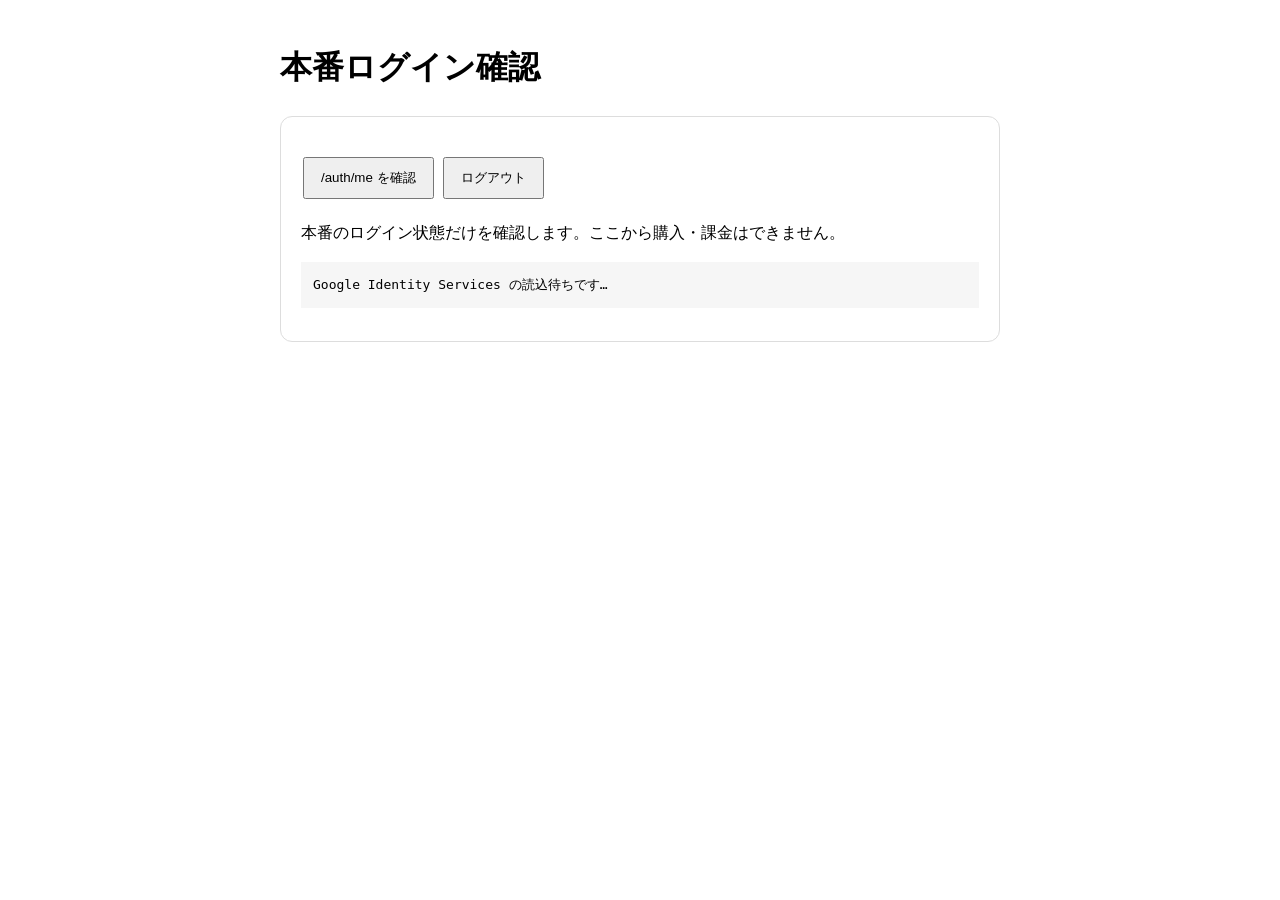
<file: auth-test.html>
<!doctype html>
<html lang="ja">
<head>
  <meta charset="utf-8">
  <meta name="viewport" content="width=device-width,initial-scale=1">
  <title>PLACE ORACLE 本番ログイン確認</title>
  <script src="https://accounts.google.com/gsi/client" async defer></script>
  <script src="./google-auth-client.js"></script>
  <style>
    body{font-family:system-ui,-apple-system,"Segoe UI",sans-serif;max-width:720px;margin:40px auto;padding:0 20px;line-height:1.7}
    .card{border:1px solid #ddd;border-radius:12px;padding:20px}
    button{padding:10px 16px;margin:4px 2px}
    .checkout{margin-top:18px;padding-top:18px;border-top:1px solid #ddd}
    pre{background:#f6f6f6;padding:12px;white-space:pre-wrap;word-break:break-word}
  </style>
</head>
<body>
  <h1>本番ログイン確認</h1>
  <div class="card">
    <div id="googleBtn"></div>
    <p><button id="meBtn">/auth/me を確認</button> <button id="logoutBtn">ログアウト</button></p>

    <p>本番のログイン状態だけを確認します。ここから購入・課金はできません。</p>

    <pre id="out">Google Identity Services の読込待ちです…</pre>
  </div>
<script>
const GOOGLE_CLIENT_ID = '559524100347-3hiiar1bmlcqbtb4q0adlahgojjfslj5.apps.googleusercontent.com';
const out = document.getElementById('out');
const show = (v) => out.textContent = typeof v === 'string' ? v : JSON.stringify(v, null, 2);
const showUser = (me) => show({ authenticated: me?.authenticated === true, membership: me?.membership || 'none' });

function initGoogle() {
  if (!window.google || !google.accounts || !google.accounts.id) {
    setTimeout(initGoogle, 250);
    return;
  }
  google.accounts.id.initialize({
    client_id: GOOGLE_CLIENT_ID,
    callback: async (response) => {
      try {
        await PlaceOracleAuth.exchangeGoogleCredential(response.credential);
        showUser(await PlaceOracleAuth.currentUser());
      } catch (e) {
        show({error:e.message,status:e.status,});
      }
    }
  });
  google.accounts.id.renderButton(document.getElementById('googleBtn'), {
    theme: 'outline',
    size: 'large',
    text: 'signin_with'
  });
  show('Googleログインボタンを準備しました');
}

document.getElementById('meBtn').onclick = async () => {
  try { showUser(await PlaceOracleAuth.currentUser()); }
  catch (e) { show({error:e.message,status:e.status,}); }
};

document.getElementById('logoutBtn').onclick = async () => {
  try { await PlaceOracleAuth.logout(); show({ok:true,logged_out:true}); }
  catch (e) { show({error:e.message,status:e.status,}); }
};

initGoogle();
</script>
</body>
</html>
</file>
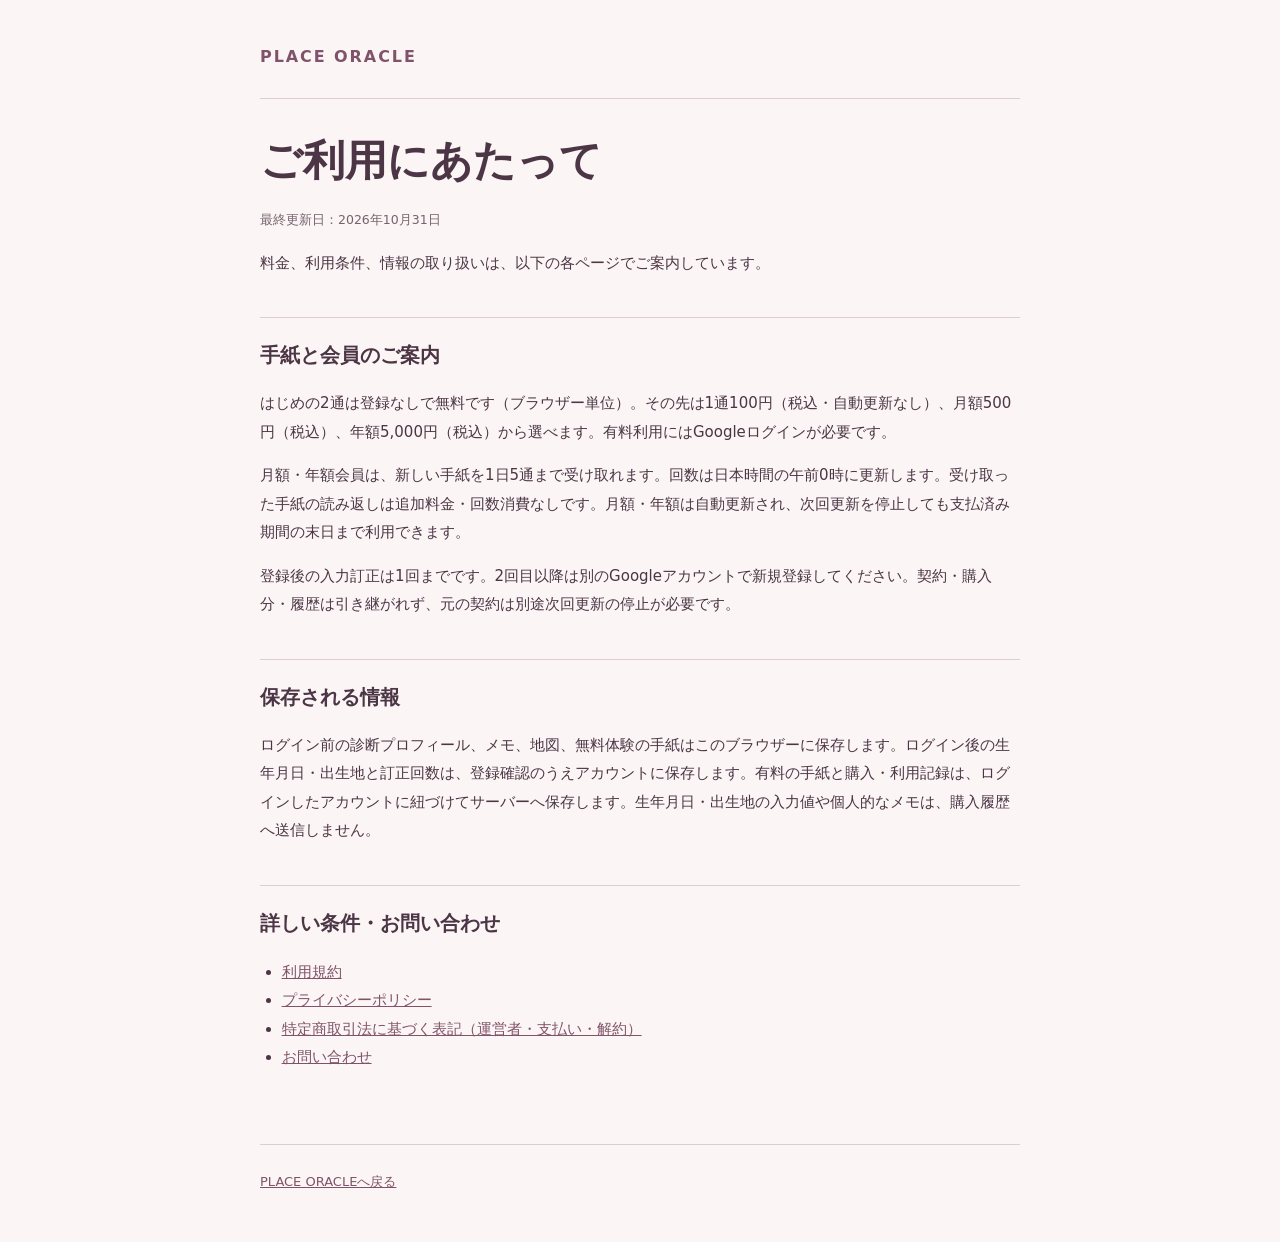
<file: legal.html>
<!doctype html>
<html lang="ja">
<head>
<meta charset="utf-8">
<meta name="viewport" content="width=device-width,initial-scale=1">
<meta name="theme-color" content="#80536a">
<title>ご利用にあたって｜PLACE ORACLE</title>
<style>
:root{--cream:#fbf6f5;--paper:#fffbfa;--ink:#4c3545;--sea:#80536a;--line:#ddccd3}*{box-sizing:border-box}body{margin:0;background:var(--cream);color:var(--ink);font-family:"Noto Sans JP",system-ui,sans-serif;line-height:1.9}a{color:var(--sea)}header,main,footer{width:min(760px,calc(100% - 40px));margin:auto}header{padding:42px 0 26px;border-bottom:1px solid var(--line)}header a{text-decoration:none;font-weight:700;letter-spacing:.12em}main{padding:34px 0 56px}h1{font-size:clamp(28px,6vw,42px);line-height:1.35;margin:0 0 10px}h2{font-size:20px;margin:40px 0 12px;padding-top:18px;border-top:1px solid var(--line)}p,li{font-size:15px}ul{padding-left:1.35em}small{color:#77626e}footer{padding:25px 0 48px;border-top:1px solid var(--line);font-size:13px}
</style>
</head>
<body>
<header><a href="./">PLACE ORACLE</a></header>
<main>
<h1>ご利用にあたって</h1>
<p><small>最終更新日：2026年10月31日</small></p>
<p>料金、利用条件、情報の取り扱いは、以下の各ページでご案内しています。</p>
<h2 id="pricing">手紙と会員のご案内</h2>
<p>はじめの2通は登録なしで無料です（ブラウザー単位）。その先は1通100円（税込・自動更新なし）、月額500円（税込）、年額5,000円（税込）から選べます。有料利用にはGoogleログインが必要です。</p>
<p>月額・年額会員は、新しい手紙を1日5通まで受け取れます。回数は日本時間の午前0時に更新します。受け取った手紙の読み返しは追加料金・回数消費なしです。月額・年額は自動更新され、次回更新を停止しても支払済み期間の末日まで利用できます。</p>
<p>登録後の入力訂正は1回までです。2回目以降は別のGoogleアカウントで新規登録してください。契約・購入分・履歴は引き継がれず、元の契約は別途次回更新の停止が必要です。</p><h2>保存される情報</h2>
<p>ログイン前の診断プロフィール、メモ、地図、無料体験の手紙はこのブラウザーに保存します。ログイン後の生年月日・出生地と訂正回数は、登録確認のうえアカウントに保存します。有料の手紙と購入・利用記録は、ログインしたアカウントに紐づけてサーバーへ保存します。生年月日・出生地の入力値や個人的なメモは、購入履歴へ送信しません。</p>
<h2>詳しい条件・お問い合わせ</h2>
<ul><li><a href="./terms.html">利用規約</a></li><li><a href="./privacy.html">プライバシーポリシー</a></li><li><a href="./tokusho.html">特定商取引法に基づく表記（運営者・支払い・解約）</a></li><li><a href="./support.html">お問い合わせ</a></li></ul>
</main>
<footer><a href="./">PLACE ORACLEへ戻る</a></footer>
</body>
</html>
</file>
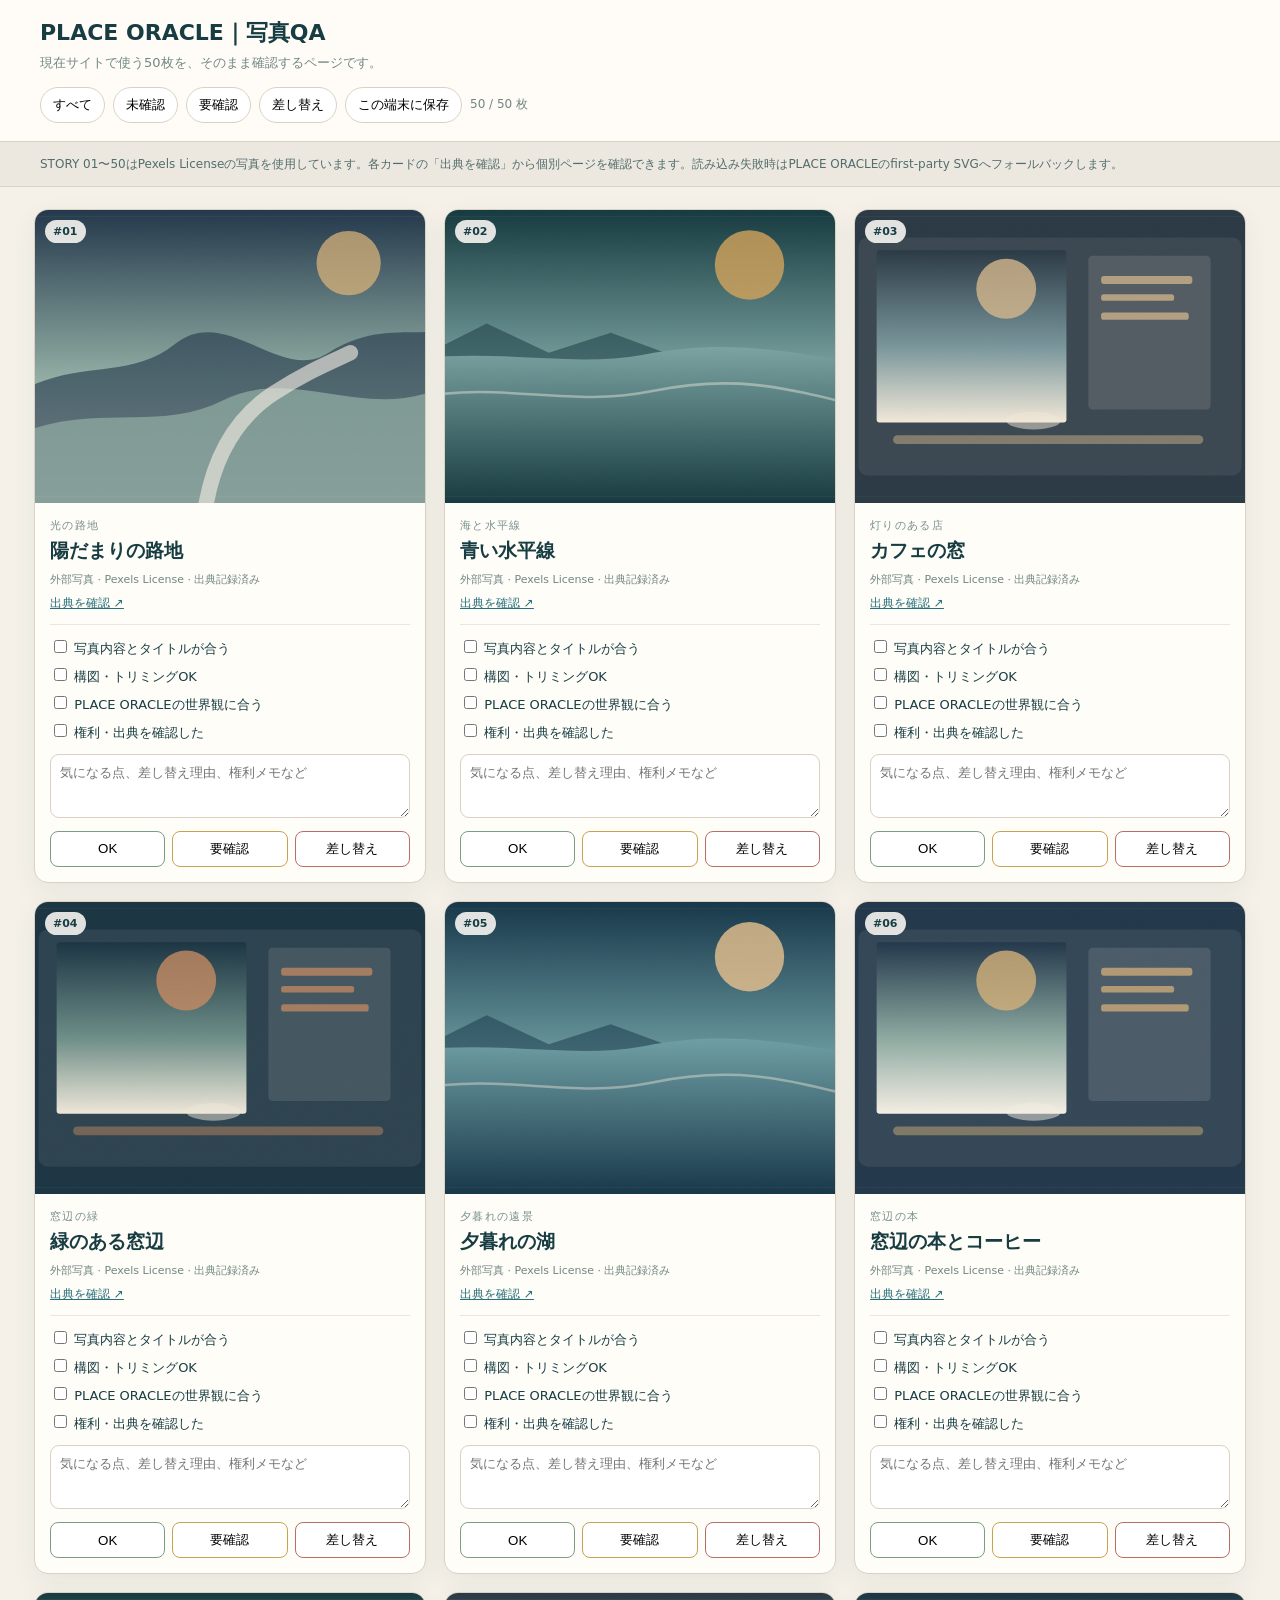
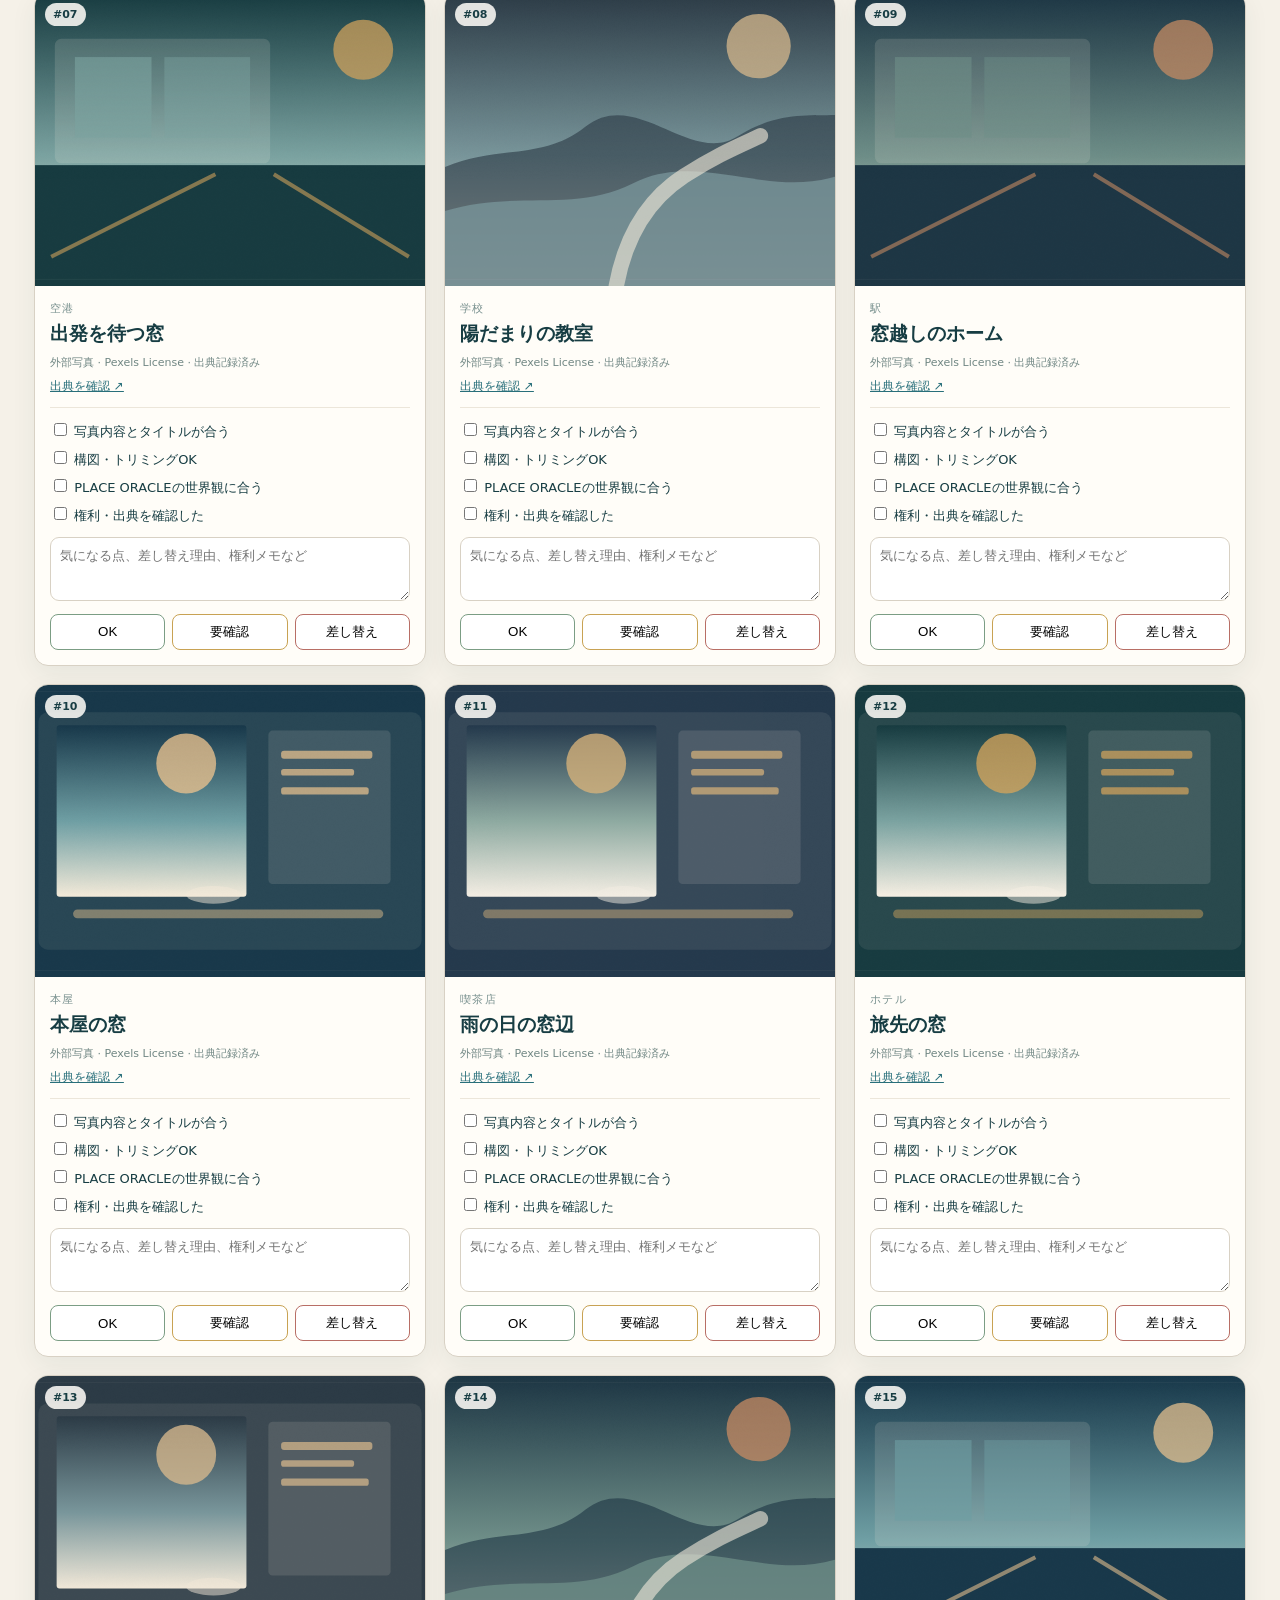
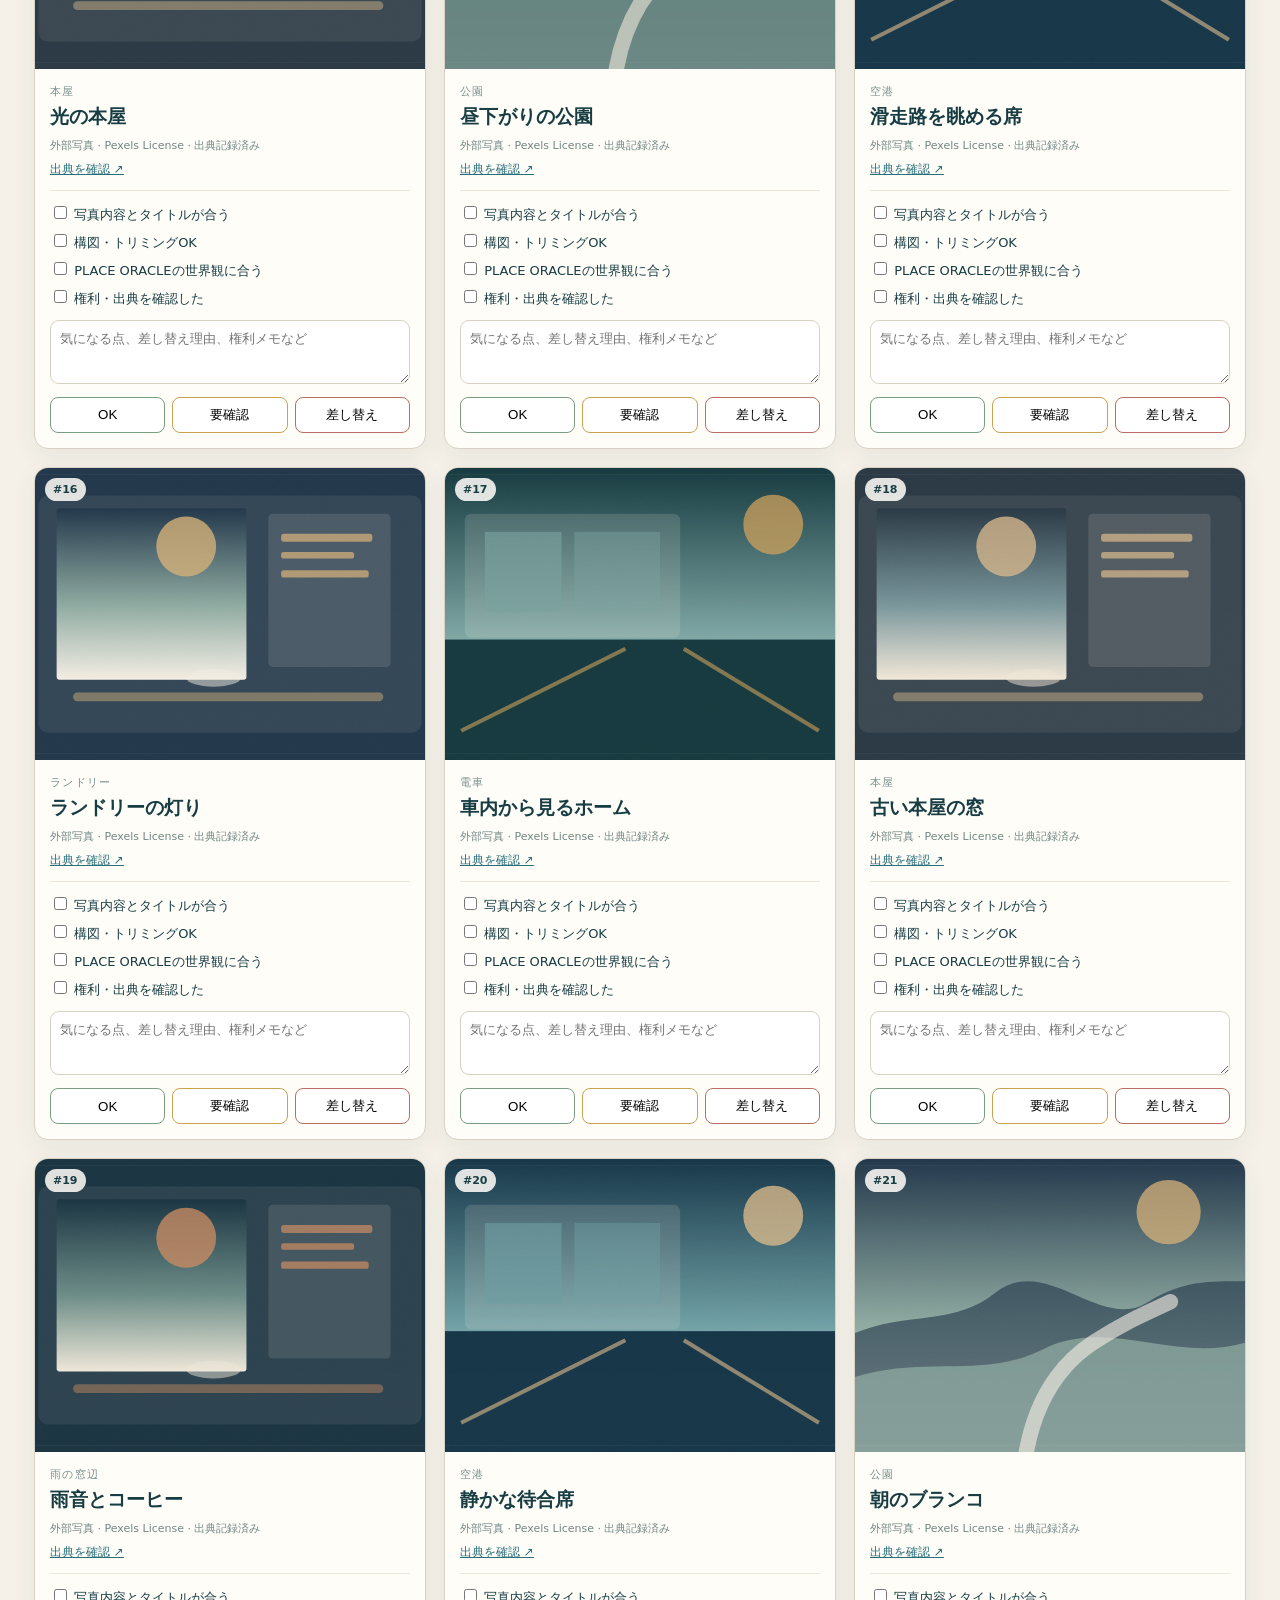
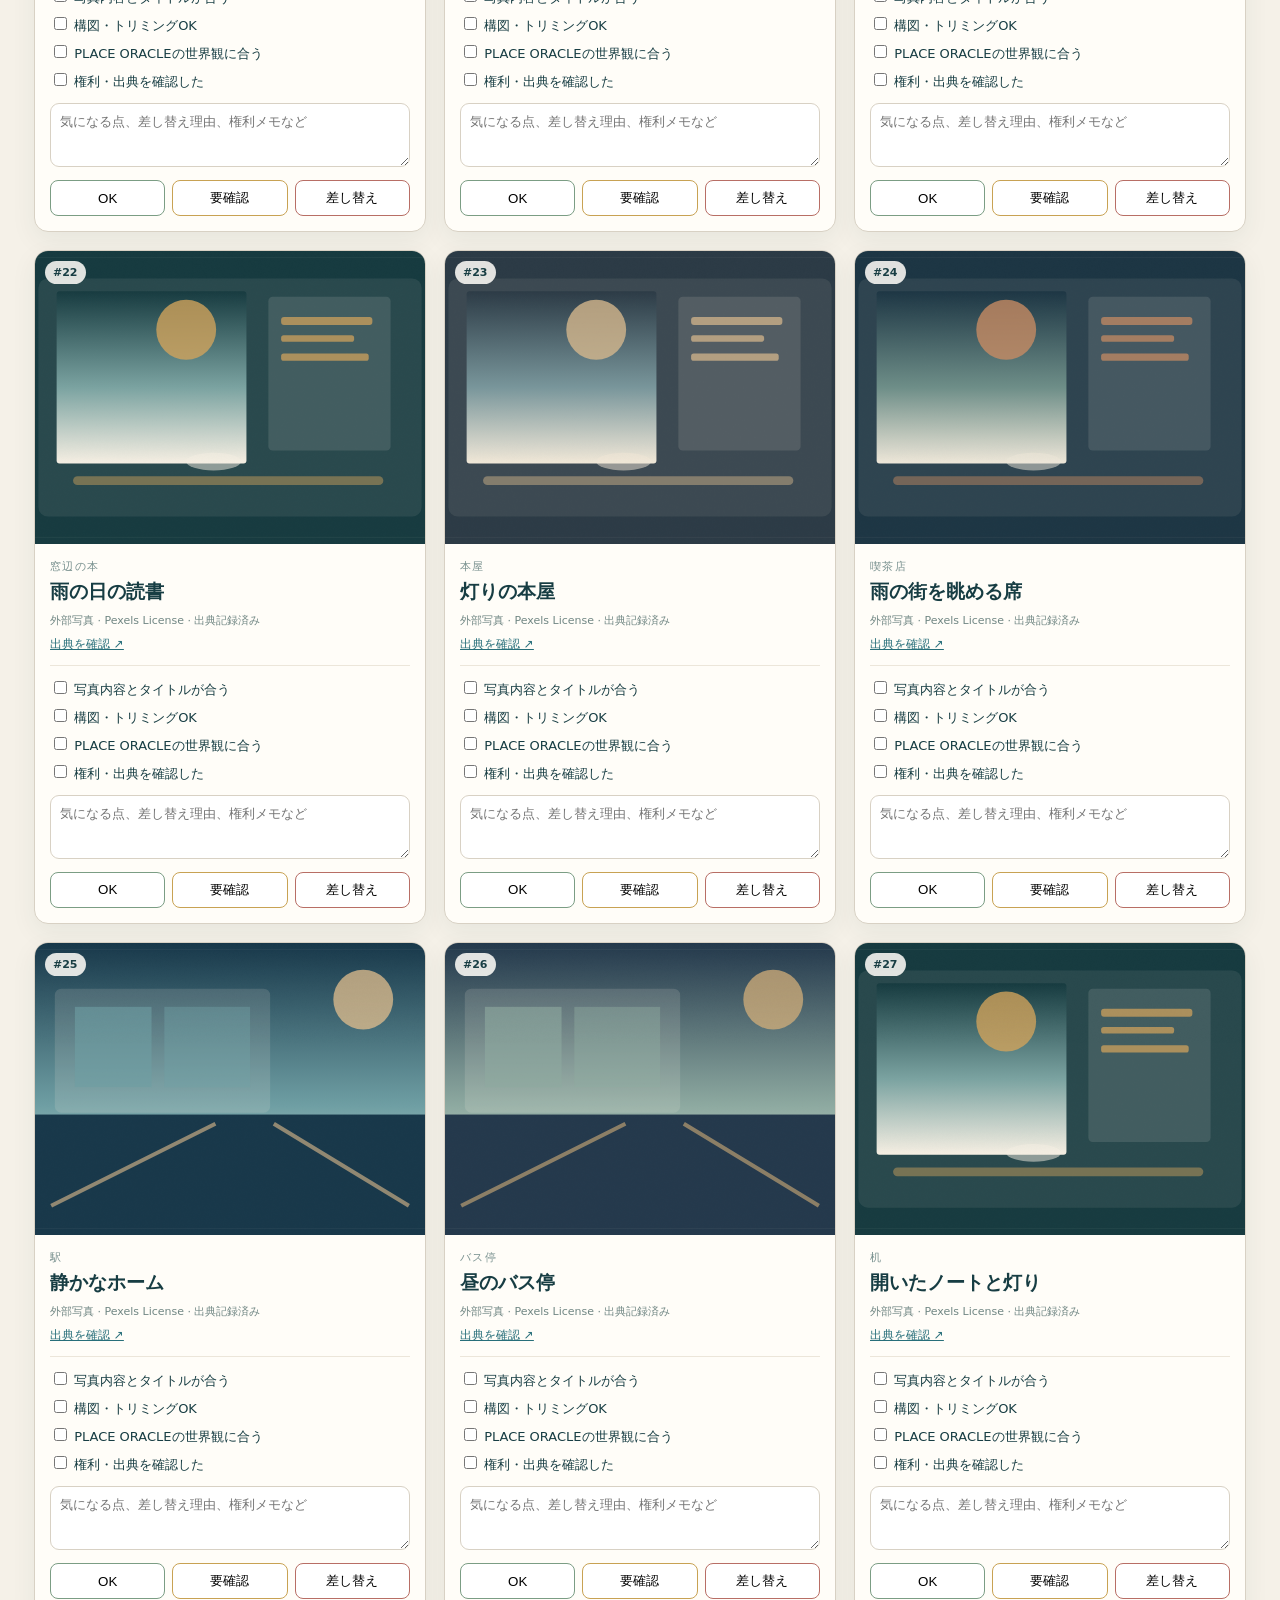
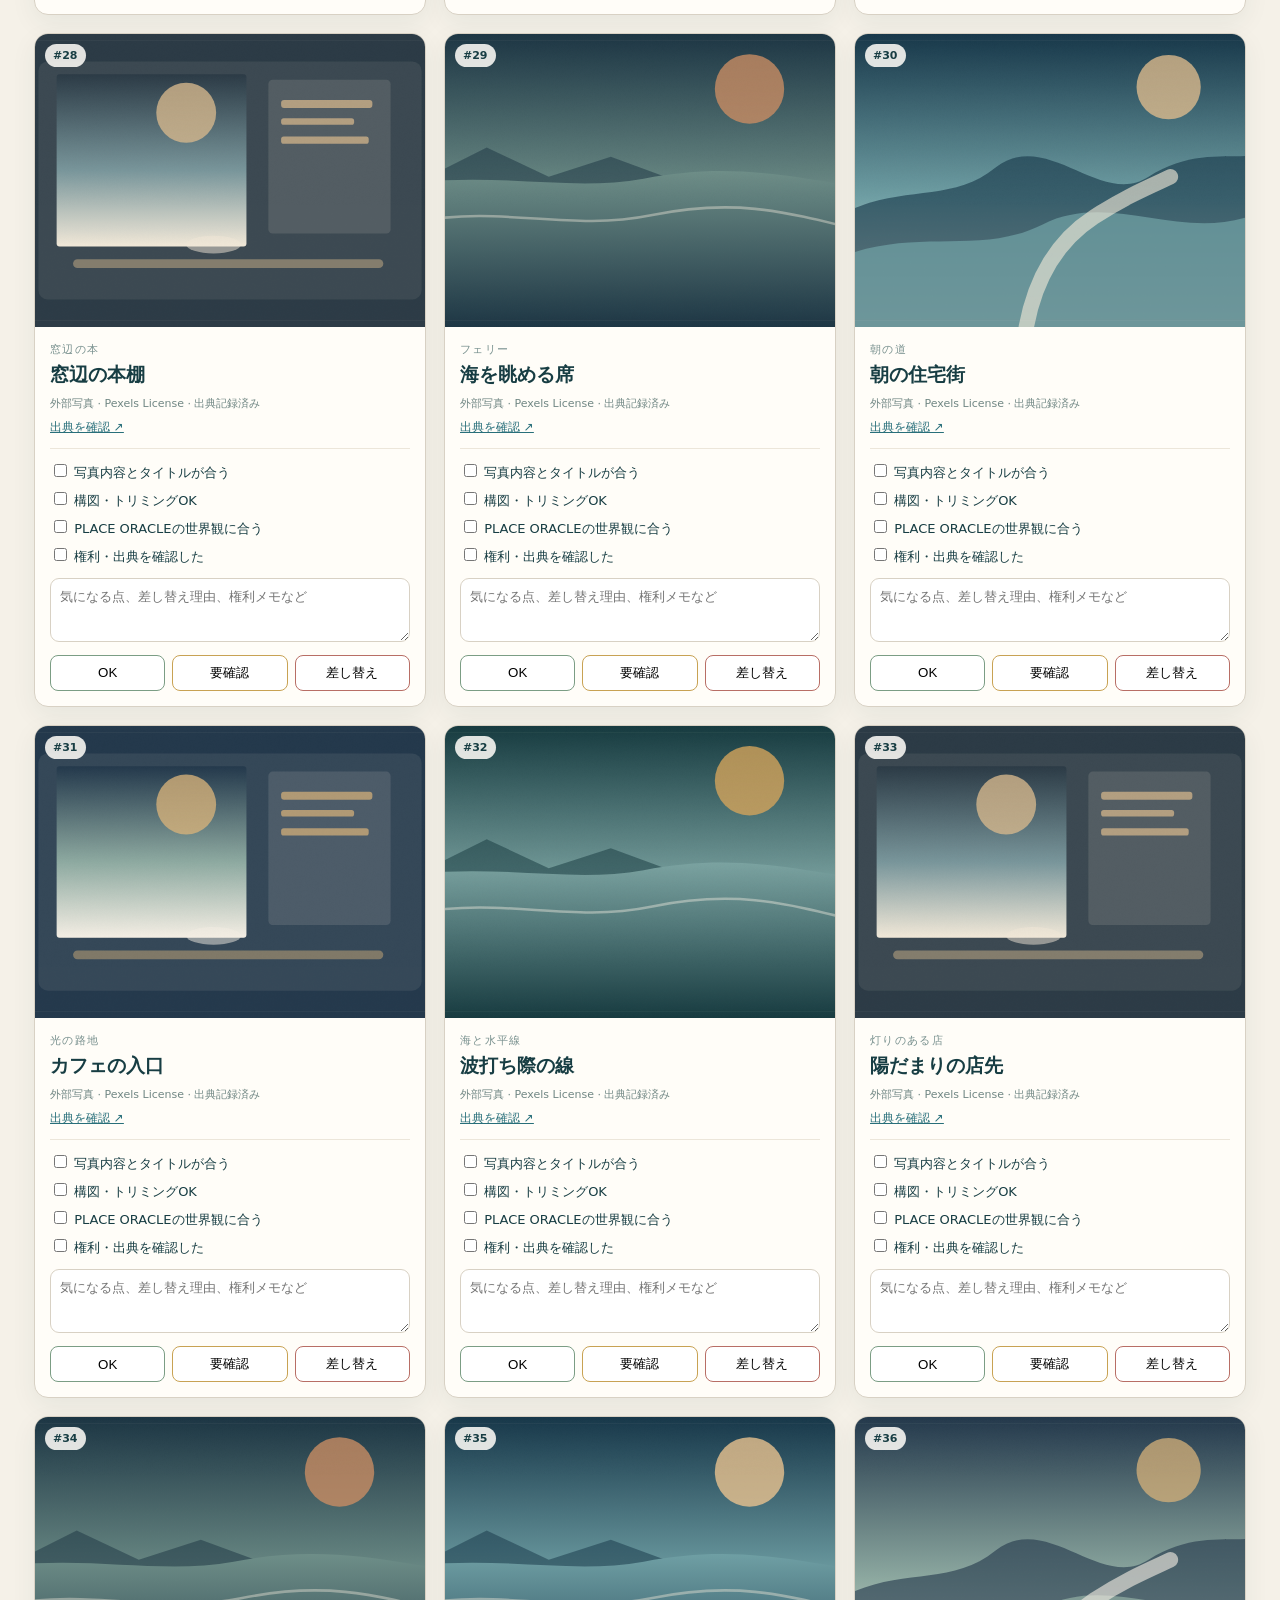
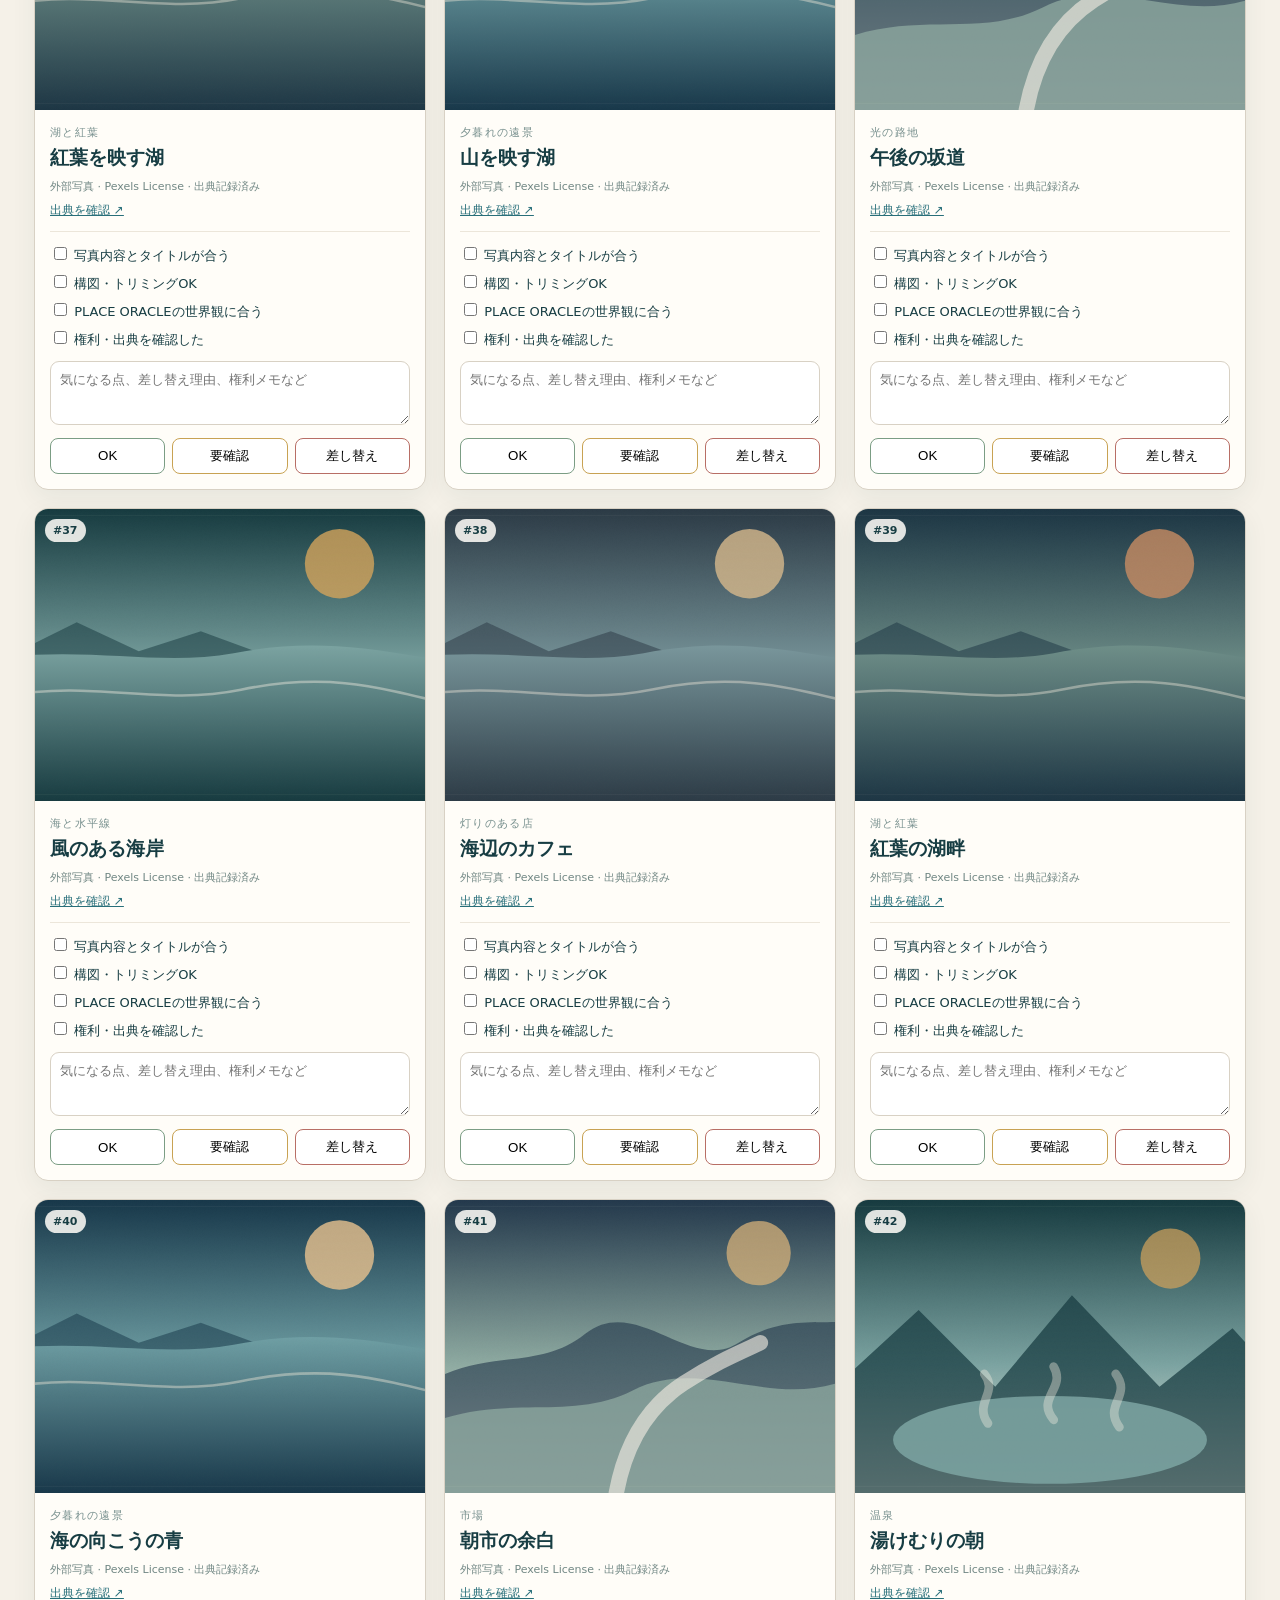
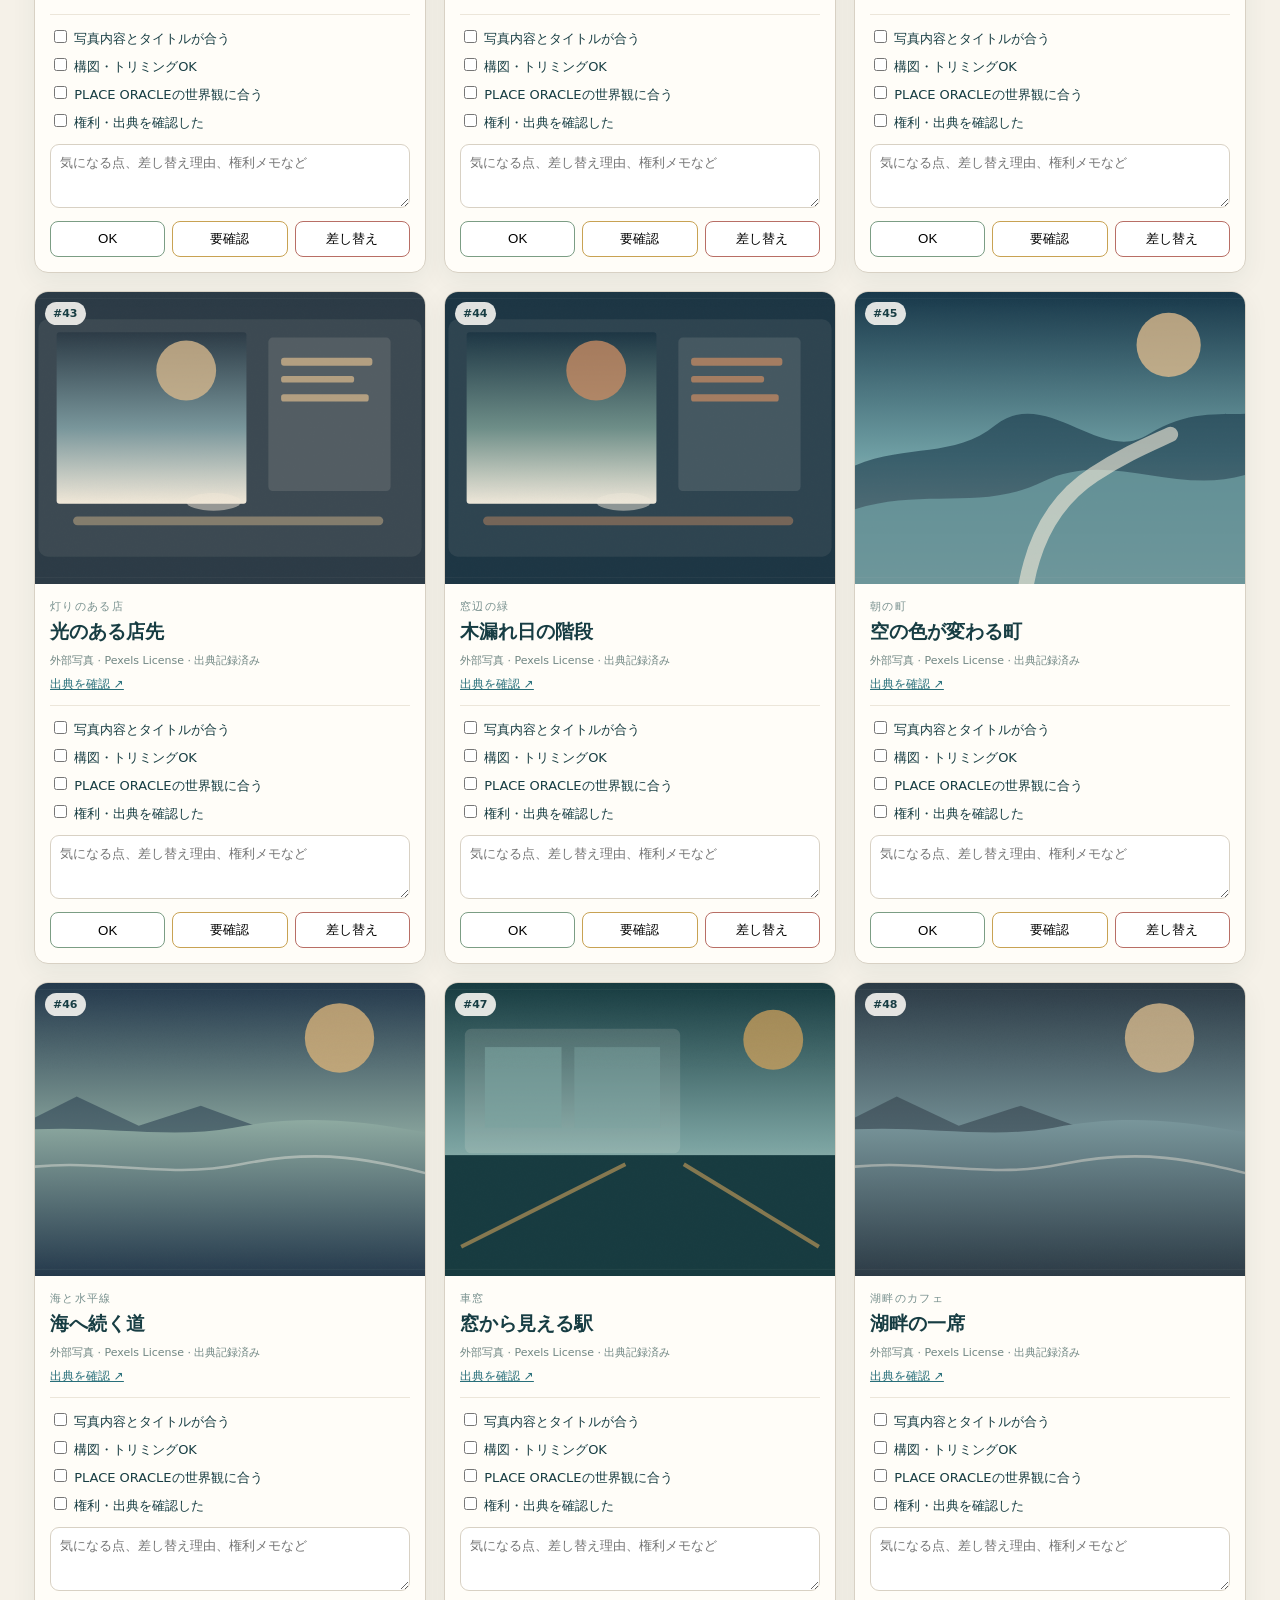
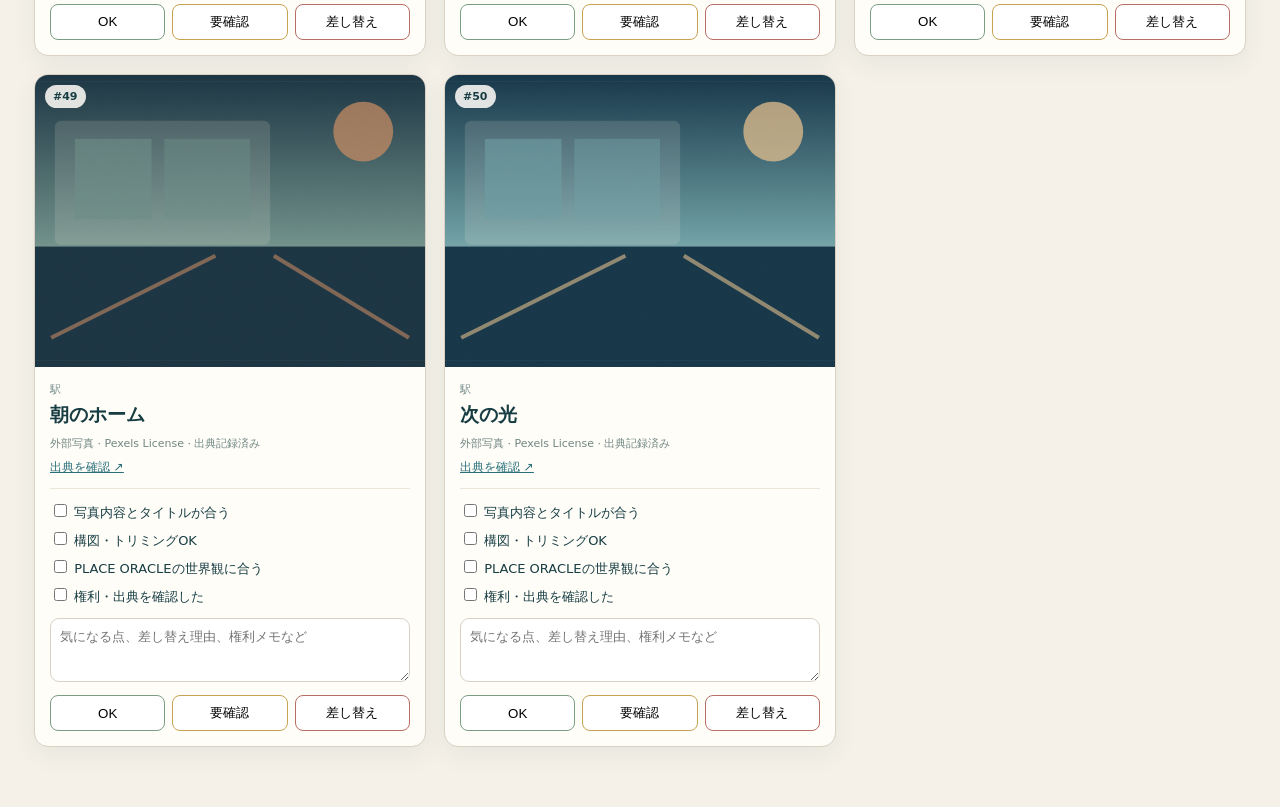
<file: PHOTO_QA.html>
<!doctype html><html lang="ja"><head><meta charset="utf-8"><meta name="viewport" content="width=device-width,initial-scale=1">
<title>PLACE ORACLE｜写真QA</title><style>
:root{--ink:#173d43;--muted:#718784;--paper:#f5f1e8;--line:#d8d1c4;--ok:#7b9d84;--review:#c8a253;--ng:#b86e65}*{box-sizing:border-box}body{margin:0;background:var(--paper);color:var(--ink);font-family:system-ui,-apple-system,"Hiragino Sans","Yu Gothic",sans-serif}header{position:sticky;top:0;z-index:5;background:#fffdf8ed;backdrop-filter:blur(12px);border-bottom:1px solid var(--line);padding:18px clamp(16px,4vw,40px)}h1{font-size:22px;margin:0}.lead{margin:5px 0 0;color:var(--muted);font-size:13px;line-height:1.6}.bar{display:flex;gap:8px;align-items:center;flex-wrap:wrap;margin-top:13px}.bar button{border:1px solid var(--line);background:white;border-radius:999px;padding:8px 12px}.count{font-size:12px;color:var(--muted)}.notice{padding:12px clamp(16px,4vw,40px);font-size:12px;line-height:1.7;color:#526d6e;background:#ece8df;border-bottom:1px solid var(--line)}main{display:grid;grid-template-columns:repeat(auto-fill,minmax(290px,1fr));gap:18px;padding:22px clamp(14px,3vw,34px) 60px}.card{background:#fffdf8;border:1px solid var(--line);border-radius:14px;overflow:hidden;box-shadow:0 8px 26px #173d4310}.card[data-result="ok"]{outline:3px solid var(--ok)}.card[data-result="review"]{outline:3px solid var(--review)}.card[data-result="ng"]{outline:3px solid var(--ng)}.photo{aspect-ratio:4/3;background:#e4ded3;position:relative}.photo img{width:100%;height:100%;object-fit:cover;display:block}.status{position:absolute;top:10px;left:10px;background:#fffdf8dc;border-radius:999px;padding:5px 8px;font-weight:700;font-size:11px}.meta{padding:15px}.scene{font-size:11px;letter-spacing:.12em;color:#78908e}.meta h2{font-size:19px;margin:5px 0 7px}.file{font-size:11px;color:var(--muted);line-height:1.55}.source{display:inline-block;margin:7px 0 12px;color:#286f7a;font-size:12px}.source.muted{color:#9a7564}.checks{display:grid;gap:7px;font-size:13px;border-top:1px solid #ece6da;padding-top:12px}.checks input{accent-color:#286f7a}textarea{width:100%;min-height:64px;margin-top:12px;border:1px solid var(--line);border-radius:9px;background:white;padding:9px;resize:vertical}.actions{display:flex;gap:7px;margin-top:9px}.actions button{flex:1;background:white;border:1px solid var(--line);border-radius:8px;padding:8px}.actions [data-set=ok]{border-color:var(--ok)}.actions [data-set=review]{border-color:var(--review)}.actions [data-set=ng]{border-color:var(--ng)}@media(max-width:620px){main{grid-template-columns:1fr}}
</style></head><body>
<header><h1>PLACE ORACLE｜写真QA</h1><p class="lead">現在サイトで使う50枚を、そのまま確認するページです。</p><div class="bar"><button data-filter="all">すべて</button><button data-filter="pending">未確認</button><button data-filter="review">要確認</button><button data-filter="ng">差し替え</button><button id="save">この端末に保存</button><span id="count" class="count"></span></div></header>
<div class="notice">STORY 01〜50はPexels Licenseの写真を使用しています。各カードの「出典を確認」から個別ページを確認できます。読み込み失敗時はPLACE ORACLEのfirst-party SVGへフォールバックします。</div>
<main><article class="card" data-id="1" data-result="">
<div class="photo"><img src="https://images.pexels.com/photos/5746248/pexels-photo-5746248.jpeg?auto=compress&cs=tinysrgb&w=1200" alt="日差しの路地にあるカフェ" loading="lazy" onerror="this.onerror=null;this.src='fallback_01.svg'"><span class="status">#01</span></div>
<div class="meta"><div class="scene">光の路地</div><h2>陽だまりの路地</h2><div class="file">外部写真 · Pexels License · 出典記録済み</div>
<a class="source" href="https://www.pexels.com/photo/5746248/" target="_blank" rel="noopener">出典を確認 ↗</a>
<div class="checks">
<label><input type="checkbox" data-check="visual"> 写真内容とタイトルが合う</label>
<label><input type="checkbox" data-check="crop"> 構図・トリミングOK</label>
<label><input type="checkbox" data-check="mood"> PLACE ORACLEの世界観に合う</label>
<label><input type="checkbox" data-check="rights"> 権利・出典を確認した</label>
</div>
<textarea maxlength="300" placeholder="気になる点、差し替え理由、権利メモなど"></textarea>
<div class="actions"><button type="button" data-set="ok">OK</button><button type="button" data-set="review">要確認</button><button type="button" data-set="ng">差し替え</button></div></div></article>
<article class="card" data-id="2" data-result="">
<div class="photo"><img src="https://images.pexels.com/photos/34329890/pexels-photo-34329890.jpeg?auto=compress&cs=tinysrgb&w=1200" alt="青い海と水平線" loading="lazy" onerror="this.onerror=null;this.src='fallback_02.svg'"><span class="status">#02</span></div>
<div class="meta"><div class="scene">海と水平線</div><h2>青い水平線</h2><div class="file">外部写真 · Pexels License · 出典記録済み</div>
<a class="source" href="https://www.pexels.com/photo/34329890/" target="_blank" rel="noopener">出典を確認 ↗</a>
<div class="checks">
<label><input type="checkbox" data-check="visual"> 写真内容とタイトルが合う</label>
<label><input type="checkbox" data-check="crop"> 構図・トリミングOK</label>
<label><input type="checkbox" data-check="mood"> PLACE ORACLEの世界観に合う</label>
<label><input type="checkbox" data-check="rights"> 権利・出典を確認した</label>
</div>
<textarea maxlength="300" placeholder="気になる点、差し替え理由、権利メモなど"></textarea>
<div class="actions"><button type="button" data-set="ok">OK</button><button type="button" data-set="review">要確認</button><button type="button" data-set="ng">差し替え</button></div></div></article>
<article class="card" data-id="3" data-result="">
<div class="photo"><img src="https://images.pexels.com/photos/12467878/pexels-photo-12467878.jpeg?auto=compress&cs=tinysrgb&w=1200" alt="カフェの窓と入口" loading="lazy" onerror="this.onerror=null;this.src='fallback_03.svg'"><span class="status">#03</span></div>
<div class="meta"><div class="scene">灯りのある店</div><h2>カフェの窓</h2><div class="file">外部写真 · Pexels License · 出典記録済み</div>
<a class="source" href="https://www.pexels.com/photo/12467878/" target="_blank" rel="noopener">出典を確認 ↗</a>
<div class="checks">
<label><input type="checkbox" data-check="visual"> 写真内容とタイトルが合う</label>
<label><input type="checkbox" data-check="crop"> 構図・トリミングOK</label>
<label><input type="checkbox" data-check="mood"> PLACE ORACLEの世界観に合う</label>
<label><input type="checkbox" data-check="rights"> 権利・出典を確認した</label>
</div>
<textarea maxlength="300" placeholder="気になる点、差し替え理由、権利メモなど"></textarea>
<div class="actions"><button type="button" data-set="ok">OK</button><button type="button" data-set="review">要確認</button><button type="button" data-set="ng">差し替え</button></div></div></article>
<article class="card" data-id="4" data-result="">
<div class="photo"><img src="https://images.pexels.com/photos/19682206/pexels-photo-19682206.jpeg?auto=compress&cs=tinysrgb&w=1200" alt="緑に囲まれたカフェの入口" loading="lazy" onerror="this.onerror=null;this.src='fallback_04.svg'"><span class="status">#04</span></div>
<div class="meta"><div class="scene">窓辺の緑</div><h2>緑のある窓辺</h2><div class="file">外部写真 · Pexels License · 出典記録済み</div>
<a class="source" href="https://www.pexels.com/photo/19682206/" target="_blank" rel="noopener">出典を確認 ↗</a>
<div class="checks">
<label><input type="checkbox" data-check="visual"> 写真内容とタイトルが合う</label>
<label><input type="checkbox" data-check="crop"> 構図・トリミングOK</label>
<label><input type="checkbox" data-check="mood"> PLACE ORACLEの世界観に合う</label>
<label><input type="checkbox" data-check="rights"> 権利・出典を確認した</label>
</div>
<textarea maxlength="300" placeholder="気になる点、差し替え理由、権利メモなど"></textarea>
<div class="actions"><button type="button" data-set="ok">OK</button><button type="button" data-set="review">要確認</button><button type="button" data-set="ng">差し替え</button></div></div></article>
<article class="card" data-id="5" data-result="">
<div class="photo"><img src="https://images.pexels.com/photos/28831129/pexels-photo-28831129.jpeg?auto=compress&cs=tinysrgb&w=1200" alt="夕暮れの湖と山の景色" loading="lazy" onerror="this.onerror=null;this.src='fallback_05.svg'"><span class="status">#05</span></div>
<div class="meta"><div class="scene">夕暮れの遠景</div><h2>夕暮れの湖</h2><div class="file">外部写真 · Pexels License · 出典記録済み</div>
<a class="source" href="https://www.pexels.com/photo/28831129/" target="_blank" rel="noopener">出典を確認 ↗</a>
<div class="checks">
<label><input type="checkbox" data-check="visual"> 写真内容とタイトルが合う</label>
<label><input type="checkbox" data-check="crop"> 構図・トリミングOK</label>
<label><input type="checkbox" data-check="mood"> PLACE ORACLEの世界観に合う</label>
<label><input type="checkbox" data-check="rights"> 権利・出典を確認した</label>
</div>
<textarea maxlength="300" placeholder="気になる点、差し替え理由、権利メモなど"></textarea>
<div class="actions"><button type="button" data-set="ok">OK</button><button type="button" data-set="review">要確認</button><button type="button" data-set="ng">差し替え</button></div></div></article>
<article class="card" data-id="6" data-result="">
<div class="photo"><img src="https://images.pexels.com/photos/35544343/pexels-photo-35544343.jpeg?auto=compress&cs=tinysrgb&w=1200" alt="窓辺の本とコーヒー" loading="lazy" onerror="this.onerror=null;this.src='fallback_06.svg'"><span class="status">#06</span></div>
<div class="meta"><div class="scene">窓辺の本</div><h2>窓辺の本とコーヒー</h2><div class="file">外部写真 · Pexels License · 出典記録済み</div>
<a class="source" href="https://www.pexels.com/photo/35544343/" target="_blank" rel="noopener">出典を確認 ↗</a>
<div class="checks">
<label><input type="checkbox" data-check="visual"> 写真内容とタイトルが合う</label>
<label><input type="checkbox" data-check="crop"> 構図・トリミングOK</label>
<label><input type="checkbox" data-check="mood"> PLACE ORACLEの世界観に合う</label>
<label><input type="checkbox" data-check="rights"> 権利・出典を確認した</label>
</div>
<textarea maxlength="300" placeholder="気になる点、差し替え理由、権利メモなど"></textarea>
<div class="actions"><button type="button" data-set="ok">OK</button><button type="button" data-set="review">要確認</button><button type="button" data-set="ng">差し替え</button></div></div></article>
<article class="card" data-id="7" data-result="">
<div class="photo"><img src="https://images.pexels.com/photos/8704693/pexels-photo-8704693.jpeg?auto=compress&cs=tinysrgb&w=1200" alt="出発を待つ窓" loading="lazy" onerror="this.onerror=null;this.src='fallback_07.svg'"><span class="status">#07</span></div>
<div class="meta"><div class="scene">空港</div><h2>出発を待つ窓</h2><div class="file">外部写真 · Pexels License · 出典記録済み</div>
<a class="source" href="https://www.pexels.com/photo/8704693/" target="_blank" rel="noopener">出典を確認 ↗</a>
<div class="checks">
<label><input type="checkbox" data-check="visual"> 写真内容とタイトルが合う</label>
<label><input type="checkbox" data-check="crop"> 構図・トリミングOK</label>
<label><input type="checkbox" data-check="mood"> PLACE ORACLEの世界観に合う</label>
<label><input type="checkbox" data-check="rights"> 権利・出典を確認した</label>
</div>
<textarea maxlength="300" placeholder="気になる点、差し替え理由、権利メモなど"></textarea>
<div class="actions"><button type="button" data-set="ok">OK</button><button type="button" data-set="review">要確認</button><button type="button" data-set="ng">差し替え</button></div></div></article>
<article class="card" data-id="8" data-result="">
<div class="photo"><img src="https://images.pexels.com/photos/30105085/pexels-photo-30105085.jpeg?auto=compress&cs=tinysrgb&w=1200" alt="日差しが入る教室" loading="lazy" onerror="this.onerror=null;this.src='fallback_08.svg'"><span class="status">#08</span></div>
<div class="meta"><div class="scene">学校</div><h2>陽だまりの教室</h2><div class="file">外部写真 · Pexels License · 出典記録済み</div>
<a class="source" href="https://www.pexels.com/photo/sunlit-empty-classroom-with-modern-design-30105085/" target="_blank" rel="noopener">出典を確認 ↗</a>
<div class="checks">
<label><input type="checkbox" data-check="visual"> 写真内容とタイトルが合う</label>
<label><input type="checkbox" data-check="crop"> 構図・トリミングOK</label>
<label><input type="checkbox" data-check="mood"> PLACE ORACLEの世界観に合う</label>
<label><input type="checkbox" data-check="rights"> 権利・出典を確認した</label>
</div>
<textarea maxlength="300" placeholder="気になる点、差し替え理由、権利メモなど"></textarea>
<div class="actions"><button type="button" data-set="ok">OK</button><button type="button" data-set="review">要確認</button><button type="button" data-set="ng">差し替え</button></div></div></article>
<article class="card" data-id="9" data-result="">
<div class="photo"><img src="https://images.pexels.com/photos/23964499/pexels-photo-23964499.jpeg?auto=compress&cs=tinysrgb&w=1200" alt="窓越しのホーム" loading="lazy" onerror="this.onerror=null;this.src='fallback_09.svg'"><span class="status">#09</span></div>
<div class="meta"><div class="scene">駅</div><h2>窓越しのホーム</h2><div class="file">外部写真 · Pexels License · 出典記録済み</div>
<a class="source" href="https://www.pexels.com/photo/23964499/" target="_blank" rel="noopener">出典を確認 ↗</a>
<div class="checks">
<label><input type="checkbox" data-check="visual"> 写真内容とタイトルが合う</label>
<label><input type="checkbox" data-check="crop"> 構図・トリミングOK</label>
<label><input type="checkbox" data-check="mood"> PLACE ORACLEの世界観に合う</label>
<label><input type="checkbox" data-check="rights"> 権利・出典を確認した</label>
</div>
<textarea maxlength="300" placeholder="気になる点、差し替え理由、権利メモなど"></textarea>
<div class="actions"><button type="button" data-set="ok">OK</button><button type="button" data-set="review">要確認</button><button type="button" data-set="ng">差し替え</button></div></div></article>
<article class="card" data-id="10" data-result="">
<div class="photo"><img src="https://images.pexels.com/photos/14830461/pexels-photo-14830461.jpeg?auto=compress&cs=tinysrgb&w=1200" alt="本屋の窓" loading="lazy" onerror="this.onerror=null;this.src='fallback_10.svg'"><span class="status">#10</span></div>
<div class="meta"><div class="scene">本屋</div><h2>本屋の窓</h2><div class="file">外部写真 · Pexels License · 出典記録済み</div>
<a class="source" href="https://www.pexels.com/photo/14830461/" target="_blank" rel="noopener">出典を確認 ↗</a>
<div class="checks">
<label><input type="checkbox" data-check="visual"> 写真内容とタイトルが合う</label>
<label><input type="checkbox" data-check="crop"> 構図・トリミングOK</label>
<label><input type="checkbox" data-check="mood"> PLACE ORACLEの世界観に合う</label>
<label><input type="checkbox" data-check="rights"> 権利・出典を確認した</label>
</div>
<textarea maxlength="300" placeholder="気になる点、差し替え理由、権利メモなど"></textarea>
<div class="actions"><button type="button" data-set="ok">OK</button><button type="button" data-set="review">要確認</button><button type="button" data-set="ng">差し替え</button></div></div></article>
<article class="card" data-id="11" data-result="">
<div class="photo"><img src="https://images.pexels.com/photos/9622380/pexels-photo-9622380.jpeg?auto=compress&cs=tinysrgb&w=1200" alt="雨の日の窓辺" loading="lazy" onerror="this.onerror=null;this.src='fallback_11.svg'"><span class="status">#11</span></div>
<div class="meta"><div class="scene">喫茶店</div><h2>雨の日の窓辺</h2><div class="file">外部写真 · Pexels License · 出典記録済み</div>
<a class="source" href="https://www.pexels.com/photo/9622380/" target="_blank" rel="noopener">出典を確認 ↗</a>
<div class="checks">
<label><input type="checkbox" data-check="visual"> 写真内容とタイトルが合う</label>
<label><input type="checkbox" data-check="crop"> 構図・トリミングOK</label>
<label><input type="checkbox" data-check="mood"> PLACE ORACLEの世界観に合う</label>
<label><input type="checkbox" data-check="rights"> 権利・出典を確認した</label>
</div>
<textarea maxlength="300" placeholder="気になる点、差し替え理由、権利メモなど"></textarea>
<div class="actions"><button type="button" data-set="ok">OK</button><button type="button" data-set="review">要確認</button><button type="button" data-set="ng">差し替え</button></div></div></article>
<article class="card" data-id="12" data-result="">
<div class="photo"><img src="https://images.pexels.com/photos/30722813/pexels-photo-30722813.jpeg?auto=compress&cs=tinysrgb&w=1200" alt="旅先の窓" loading="lazy" onerror="this.onerror=null;this.src='fallback_12.svg'"><span class="status">#12</span></div>
<div class="meta"><div class="scene">ホテル</div><h2>旅先の窓</h2><div class="file">外部写真 · Pexels License · 出典記録済み</div>
<a class="source" href="https://www.pexels.com/photo/30722813/" target="_blank" rel="noopener">出典を確認 ↗</a>
<div class="checks">
<label><input type="checkbox" data-check="visual"> 写真内容とタイトルが合う</label>
<label><input type="checkbox" data-check="crop"> 構図・トリミングOK</label>
<label><input type="checkbox" data-check="mood"> PLACE ORACLEの世界観に合う</label>
<label><input type="checkbox" data-check="rights"> 権利・出典を確認した</label>
</div>
<textarea maxlength="300" placeholder="気になる点、差し替え理由、権利メモなど"></textarea>
<div class="actions"><button type="button" data-set="ok">OK</button><button type="button" data-set="review">要確認</button><button type="button" data-set="ng">差し替え</button></div></div></article>
<article class="card" data-id="13" data-result="">
<div class="photo"><img src="https://images.pexels.com/photos/3952095/pexels-photo-3952095.jpeg?auto=compress&cs=tinysrgb&w=1200" alt="日差しが入る本屋" loading="lazy" onerror="this.onerror=null;this.src='fallback_13.svg'"><span class="status">#13</span></div>
<div class="meta"><div class="scene">本屋</div><h2>光の本屋</h2><div class="file">外部写真 · Pexels License · 出典記録済み</div>
<a class="source" href="https://www.pexels.com/photo/modern-style-interior-of-bookstore-in-sunlight-3952095/" target="_blank" rel="noopener">出典を確認 ↗</a>
<div class="checks">
<label><input type="checkbox" data-check="visual"> 写真内容とタイトルが合う</label>
<label><input type="checkbox" data-check="crop"> 構図・トリミングOK</label>
<label><input type="checkbox" data-check="mood"> PLACE ORACLEの世界観に合う</label>
<label><input type="checkbox" data-check="rights"> 権利・出典を確認した</label>
</div>
<textarea maxlength="300" placeholder="気になる点、差し替え理由、権利メモなど"></textarea>
<div class="actions"><button type="button" data-set="ok">OK</button><button type="button" data-set="review">要確認</button><button type="button" data-set="ng">差し替え</button></div></div></article>
<article class="card" data-id="14" data-result="">
<div class="photo"><img src="https://images.pexels.com/photos/32941676/pexels-photo-32941676.jpeg?auto=compress&cs=tinysrgb&w=1200" alt="日差しの中の遊具" loading="lazy" onerror="this.onerror=null;this.src='fallback_14.svg'"><span class="status">#14</span></div>
<div class="meta"><div class="scene">公園</div><h2>昼下がりの公園</h2><div class="file">外部写真 · Pexels License · 出典記録済み</div>
<a class="source" href="https://www.pexels.com/photo/sunny-playground-with-slide-and-swings-32941676/" target="_blank" rel="noopener">出典を確認 ↗</a>
<div class="checks">
<label><input type="checkbox" data-check="visual"> 写真内容とタイトルが合う</label>
<label><input type="checkbox" data-check="crop"> 構図・トリミングOK</label>
<label><input type="checkbox" data-check="mood"> PLACE ORACLEの世界観に合う</label>
<label><input type="checkbox" data-check="rights"> 権利・出典を確認した</label>
</div>
<textarea maxlength="300" placeholder="気になる点、差し替え理由、権利メモなど"></textarea>
<div class="actions"><button type="button" data-set="ok">OK</button><button type="button" data-set="review">要確認</button><button type="button" data-set="ng">差し替え</button></div></div></article>
<article class="card" data-id="15" data-result="">
<div class="photo"><img src="https://images.pexels.com/photos/20584545/pexels-photo-20584545.jpeg?auto=compress&cs=tinysrgb&w=1200" alt="滑走路を眺める席" loading="lazy" onerror="this.onerror=null;this.src='fallback_15.svg'"><span class="status">#15</span></div>
<div class="meta"><div class="scene">空港</div><h2>滑走路を眺める席</h2><div class="file">外部写真 · Pexels License · 出典記録済み</div>
<a class="source" href="https://www.pexels.com/photo/20584545/" target="_blank" rel="noopener">出典を確認 ↗</a>
<div class="checks">
<label><input type="checkbox" data-check="visual"> 写真内容とタイトルが合う</label>
<label><input type="checkbox" data-check="crop"> 構図・トリミングOK</label>
<label><input type="checkbox" data-check="mood"> PLACE ORACLEの世界観に合う</label>
<label><input type="checkbox" data-check="rights"> 権利・出典を確認した</label>
</div>
<textarea maxlength="300" placeholder="気になる点、差し替え理由、権利メモなど"></textarea>
<div class="actions"><button type="button" data-set="ok">OK</button><button type="button" data-set="review">要確認</button><button type="button" data-set="ng">差し替え</button></div></div></article>
<article class="card" data-id="16" data-result="">
<div class="photo"><img src="https://images.pexels.com/photos/14556070/pexels-photo-14556070.jpeg?auto=compress&cs=tinysrgb&w=1200" alt="灯りのあるランドリー" loading="lazy" onerror="this.onerror=null;this.src='fallback_16.svg'"><span class="status">#16</span></div>
<div class="meta"><div class="scene">ランドリー</div><h2>ランドリーの灯り</h2><div class="file">外部写真 · Pexels License · 出典記録済み</div>
<a class="source" href="https://www.pexels.com/photo/14556070/" target="_blank" rel="noopener">出典を確認 ↗</a>
<div class="checks">
<label><input type="checkbox" data-check="visual"> 写真内容とタイトルが合う</label>
<label><input type="checkbox" data-check="crop"> 構図・トリミングOK</label>
<label><input type="checkbox" data-check="mood"> PLACE ORACLEの世界観に合う</label>
<label><input type="checkbox" data-check="rights"> 権利・出典を確認した</label>
</div>
<textarea maxlength="300" placeholder="気になる点、差し替え理由、権利メモなど"></textarea>
<div class="actions"><button type="button" data-set="ok">OK</button><button type="button" data-set="review">要確認</button><button type="button" data-set="ng">差し替え</button></div></div></article>
<article class="card" data-id="17" data-result="">
<div class="photo"><img src="https://images.pexels.com/photos/4377112/pexels-photo-4377112.jpeg?auto=compress&cs=tinysrgb&w=1200" alt="電車の車内と窓の向こうのホーム" loading="lazy" onerror="this.onerror=null;this.src='fallback_17.svg'"><span class="status">#17</span></div>
<div class="meta"><div class="scene">電車</div><h2>車内から見るホーム</h2><div class="file">外部写真 · Pexels License · 出典記録済み</div>
<a class="source" href="https://www.pexels.com/photo/4377112/" target="_blank" rel="noopener">出典を確認 ↗</a>
<div class="checks">
<label><input type="checkbox" data-check="visual"> 写真内容とタイトルが合う</label>
<label><input type="checkbox" data-check="crop"> 構図・トリミングOK</label>
<label><input type="checkbox" data-check="mood"> PLACE ORACLEの世界観に合う</label>
<label><input type="checkbox" data-check="rights"> 権利・出典を確認した</label>
</div>
<textarea maxlength="300" placeholder="気になる点、差し替え理由、権利メモなど"></textarea>
<div class="actions"><button type="button" data-set="ok">OK</button><button type="button" data-set="review">要確認</button><button type="button" data-set="ng">差し替え</button></div></div></article>
<article class="card" data-id="18" data-result="">
<div class="photo"><img src="https://images.pexels.com/photos/6958400/pexels-photo-6958400.jpeg?auto=compress&cs=tinysrgb&w=1200" alt="窓越しに見える本屋の店内" loading="lazy" onerror="this.onerror=null;this.src='fallback_18.svg'"><span class="status">#18</span></div>
<div class="meta"><div class="scene">本屋</div><h2>古い本屋の窓</h2><div class="file">外部写真 · Pexels License · 出典記録済み</div>
<a class="source" href="https://www.pexels.com/photo/6958400/" target="_blank" rel="noopener">出典を確認 ↗</a>
<div class="checks">
<label><input type="checkbox" data-check="visual"> 写真内容とタイトルが合う</label>
<label><input type="checkbox" data-check="crop"> 構図・トリミングOK</label>
<label><input type="checkbox" data-check="mood"> PLACE ORACLEの世界観に合う</label>
<label><input type="checkbox" data-check="rights"> 権利・出典を確認した</label>
</div>
<textarea maxlength="300" placeholder="気になる点、差し替え理由、権利メモなど"></textarea>
<div class="actions"><button type="button" data-set="ok">OK</button><button type="button" data-set="review">要確認</button><button type="button" data-set="ng">差し替え</button></div></div></article>
<article class="card" data-id="19" data-result="">
<div class="photo"><img src="https://images.pexels.com/photos/30719253/pexels-photo-30719253.jpeg?auto=compress&cs=tinysrgb&w=1200" alt="雨の窓辺に置かれたコーヒー" loading="lazy" onerror="this.onerror=null;this.src='fallback_19.svg'"><span class="status">#19</span></div>
<div class="meta"><div class="scene">雨の窓辺</div><h2>雨音とコーヒー</h2><div class="file">外部写真 · Pexels License · 出典記録済み</div>
<a class="source" href="https://www.pexels.com/photo/30719253/" target="_blank" rel="noopener">出典を確認 ↗</a>
<div class="checks">
<label><input type="checkbox" data-check="visual"> 写真内容とタイトルが合う</label>
<label><input type="checkbox" data-check="crop"> 構図・トリミングOK</label>
<label><input type="checkbox" data-check="mood"> PLACE ORACLEの世界観に合う</label>
<label><input type="checkbox" data-check="rights"> 権利・出典を確認した</label>
</div>
<textarea maxlength="300" placeholder="気になる点、差し替え理由、権利メモなど"></textarea>
<div class="actions"><button type="button" data-set="ok">OK</button><button type="button" data-set="review">要確認</button><button type="button" data-set="ng">差し替え</button></div></div></article>
<article class="card" data-id="20" data-result="">
<div class="photo"><img src="https://images.pexels.com/photos/20038905/pexels-photo-20038905.jpeg?auto=compress&cs=tinysrgb&w=1200" alt="大きな窓のある空港の待合席" loading="lazy" onerror="this.onerror=null;this.src='fallback_20.svg'"><span class="status">#20</span></div>
<div class="meta"><div class="scene">空港</div><h2>静かな待合席</h2><div class="file">外部写真 · Pexels License · 出典記録済み</div>
<a class="source" href="https://www.pexels.com/photo/20038905/" target="_blank" rel="noopener">出典を確認 ↗</a>
<div class="checks">
<label><input type="checkbox" data-check="visual"> 写真内容とタイトルが合う</label>
<label><input type="checkbox" data-check="crop"> 構図・トリミングOK</label>
<label><input type="checkbox" data-check="mood"> PLACE ORACLEの世界観に合う</label>
<label><input type="checkbox" data-check="rights"> 権利・出典を確認した</label>
</div>
<textarea maxlength="300" placeholder="気になる点、差し替え理由、権利メモなど"></textarea>
<div class="actions"><button type="button" data-set="ok">OK</button><button type="button" data-set="review">要確認</button><button type="button" data-set="ng">差し替え</button></div></div></article>
<article class="card" data-id="21" data-result="">
<div class="photo"><img src="https://images.pexels.com/photos/34164757/pexels-photo-34164757.jpeg?auto=compress&cs=tinysrgb&w=1200" alt="朝の公園のブランコ" loading="lazy" onerror="this.onerror=null;this.src='fallback_21.svg'"><span class="status">#21</span></div>
<div class="meta"><div class="scene">公園</div><h2>朝のブランコ</h2><div class="file">外部写真 · Pexels License · 出典記録済み</div>
<a class="source" href="https://www.pexels.com/photo/34164757/" target="_blank" rel="noopener">出典を確認 ↗</a>
<div class="checks">
<label><input type="checkbox" data-check="visual"> 写真内容とタイトルが合う</label>
<label><input type="checkbox" data-check="crop"> 構図・トリミングOK</label>
<label><input type="checkbox" data-check="mood"> PLACE ORACLEの世界観に合う</label>
<label><input type="checkbox" data-check="rights"> 権利・出典を確認した</label>
</div>
<textarea maxlength="300" placeholder="気になる点、差し替え理由、権利メモなど"></textarea>
<div class="actions"><button type="button" data-set="ok">OK</button><button type="button" data-set="review">要確認</button><button type="button" data-set="ng">差し替え</button></div></div></article>
<article class="card" data-id="22" data-result="">
<div class="photo"><img src="https://images.pexels.com/photos/30629968/pexels-photo-30629968.jpeg?auto=compress&cs=tinysrgb&w=1200" alt="雨の日の窓辺にある本とコーヒー" loading="lazy" onerror="this.onerror=null;this.src='fallback_22.svg'"><span class="status">#22</span></div>
<div class="meta"><div class="scene">窓辺の本</div><h2>雨の日の読書</h2><div class="file">外部写真 · Pexels License · 出典記録済み</div>
<a class="source" href="https://www.pexels.com/photo/30629968/" target="_blank" rel="noopener">出典を確認 ↗</a>
<div class="checks">
<label><input type="checkbox" data-check="visual"> 写真内容とタイトルが合う</label>
<label><input type="checkbox" data-check="crop"> 構図・トリミングOK</label>
<label><input type="checkbox" data-check="mood"> PLACE ORACLEの世界観に合う</label>
<label><input type="checkbox" data-check="rights"> 権利・出典を確認した</label>
</div>
<textarea maxlength="300" placeholder="気になる点、差し替え理由、権利メモなど"></textarea>
<div class="actions"><button type="button" data-set="ok">OK</button><button type="button" data-set="review">要確認</button><button type="button" data-set="ng">差し替え</button></div></div></article>
<article class="card" data-id="23" data-result="">
<div class="photo"><img src="https://images.pexels.com/photos/10595443/pexels-photo-10595443.jpeg?auto=compress&cs=tinysrgb&w=1200" alt="灯りがともる本屋の窓" loading="lazy" onerror="this.onerror=null;this.src='fallback_23.svg'"><span class="status">#23</span></div>
<div class="meta"><div class="scene">本屋</div><h2>灯りの本屋</h2><div class="file">外部写真 · Pexels License · 出典記録済み</div>
<a class="source" href="https://www.pexels.com/photo/10595443/" target="_blank" rel="noopener">出典を確認 ↗</a>
<div class="checks">
<label><input type="checkbox" data-check="visual"> 写真内容とタイトルが合う</label>
<label><input type="checkbox" data-check="crop"> 構図・トリミングOK</label>
<label><input type="checkbox" data-check="mood"> PLACE ORACLEの世界観に合う</label>
<label><input type="checkbox" data-check="rights"> 権利・出典を確認した</label>
</div>
<textarea maxlength="300" placeholder="気になる点、差し替え理由、権利メモなど"></textarea>
<div class="actions"><button type="button" data-set="ok">OK</button><button type="button" data-set="review">要確認</button><button type="button" data-set="ng">差し替え</button></div></div></article>
<article class="card" data-id="24" data-result="">
<div class="photo"><img src="https://images.pexels.com/photos/34922463/pexels-photo-34922463.jpeg?auto=compress&cs=tinysrgb&w=1200" alt="喫茶店の窓から雨の街を眺める席" loading="lazy" onerror="this.onerror=null;this.src='fallback_24.svg'"><span class="status">#24</span></div>
<div class="meta"><div class="scene">喫茶店</div><h2>雨の街を眺める席</h2><div class="file">外部写真 · Pexels License · 出典記録済み</div>
<a class="source" href="https://www.pexels.com/photo/34922463/" target="_blank" rel="noopener">出典を確認 ↗</a>
<div class="checks">
<label><input type="checkbox" data-check="visual"> 写真内容とタイトルが合う</label>
<label><input type="checkbox" data-check="crop"> 構図・トリミングOK</label>
<label><input type="checkbox" data-check="mood"> PLACE ORACLEの世界観に合う</label>
<label><input type="checkbox" data-check="rights"> 権利・出典を確認した</label>
</div>
<textarea maxlength="300" placeholder="気になる点、差し替え理由、権利メモなど"></textarea>
<div class="actions"><button type="button" data-set="ok">OK</button><button type="button" data-set="review">要確認</button><button type="button" data-set="ng">差し替え</button></div></div></article>
<article class="card" data-id="25" data-result="">
<div class="photo"><img src="https://images.pexels.com/photos/37039663/pexels-photo-37039663.jpeg?auto=compress&cs=tinysrgb&w=1200" alt="電車の窓越しに見える駅で待つ人" loading="lazy" onerror="this.onerror=null;this.src='fallback_25.svg'"><span class="status">#25</span></div>
<div class="meta"><div class="scene">駅</div><h2>静かなホーム</h2><div class="file">外部写真 · Pexels License · 出典記録済み</div>
<a class="source" href="https://www.pexels.com/photo/man-waiting-at-train-platform-through-window-37039663/" target="_blank" rel="noopener">出典を確認 ↗</a>
<div class="checks">
<label><input type="checkbox" data-check="visual"> 写真内容とタイトルが合う</label>
<label><input type="checkbox" data-check="crop"> 構図・トリミングOK</label>
<label><input type="checkbox" data-check="mood"> PLACE ORACLEの世界観に合う</label>
<label><input type="checkbox" data-check="rights"> 権利・出典を確認した</label>
</div>
<textarea maxlength="300" placeholder="気になる点、差し替え理由、権利メモなど"></textarea>
<div class="actions"><button type="button" data-set="ok">OK</button><button type="button" data-set="review">要確認</button><button type="button" data-set="ng">差し替え</button></div></div></article>
<article class="card" data-id="26" data-result="">
<div class="photo"><img src="https://images.pexels.com/photos/17792802/pexels-photo-17792802.jpeg?auto=compress&cs=tinysrgb&w=1200" alt="日中の街角のバス停" loading="lazy" onerror="this.onerror=null;this.src='fallback_26.svg'"><span class="status">#26</span></div>
<div class="meta"><div class="scene">バス停</div><h2>昼のバス停</h2><div class="file">外部写真 · Pexels License · 出典記録済み</div>
<a class="source" href="https://www.pexels.com/photo/bus-stop-in-city-17792802/" target="_blank" rel="noopener">出典を確認 ↗</a>
<div class="checks">
<label><input type="checkbox" data-check="visual"> 写真内容とタイトルが合う</label>
<label><input type="checkbox" data-check="crop"> 構図・トリミングOK</label>
<label><input type="checkbox" data-check="mood"> PLACE ORACLEの世界観に合う</label>
<label><input type="checkbox" data-check="rights"> 権利・出典を確認した</label>
</div>
<textarea maxlength="300" placeholder="気になる点、差し替え理由、権利メモなど"></textarea>
<div class="actions"><button type="button" data-set="ok">OK</button><button type="button" data-set="review">要確認</button><button type="button" data-set="ng">差し替え</button></div></div></article>
<article class="card" data-id="27" data-result="">
<div class="photo"><img src="https://images.pexels.com/photos/9871139/pexels-photo-9871139.jpeg?auto=compress&cs=tinysrgb&w=1200" alt="窓辺の机に開いた本とノートと灯り" loading="lazy" onerror="this.onerror=null;this.src='fallback_27.svg'"><span class="status">#27</span></div>
<div class="meta"><div class="scene">机</div><h2>開いたノートと灯り</h2><div class="file">外部写真 · Pexels License · 出典記録済み</div>
<a class="source" href="https://www.pexels.com/photo/9871139/" target="_blank" rel="noopener">出典を確認 ↗</a>
<div class="checks">
<label><input type="checkbox" data-check="visual"> 写真内容とタイトルが合う</label>
<label><input type="checkbox" data-check="crop"> 構図・トリミングOK</label>
<label><input type="checkbox" data-check="mood"> PLACE ORACLEの世界観に合う</label>
<label><input type="checkbox" data-check="rights"> 権利・出典を確認した</label>
</div>
<textarea maxlength="300" placeholder="気になる点、差し替え理由、権利メモなど"></textarea>
<div class="actions"><button type="button" data-set="ok">OK</button><button type="button" data-set="review">要確認</button><button type="button" data-set="ng">差し替え</button></div></div></article>
<article class="card" data-id="28" data-result="">
<div class="photo"><img src="https://images.pexels.com/photos/36500357/pexels-photo-36500357.jpeg?auto=compress&cs=tinysrgb&w=1200" alt="窓辺の明るい本棚" loading="lazy" onerror="this.onerror=null;this.src='fallback_28.svg'"><span class="status">#28</span></div>
<div class="meta"><div class="scene">窓辺の本</div><h2>窓辺の本棚</h2><div class="file">外部写真 · Pexels License · 出典記録済み</div>
<a class="source" href="https://www.pexels.com/photo/colorful-bookshelf-beside-a-bright-window-36500357/" target="_blank" rel="noopener">出典を確認 ↗</a>
<div class="checks">
<label><input type="checkbox" data-check="visual"> 写真内容とタイトルが合う</label>
<label><input type="checkbox" data-check="crop"> 構図・トリミングOK</label>
<label><input type="checkbox" data-check="mood"> PLACE ORACLEの世界観に合う</label>
<label><input type="checkbox" data-check="rights"> 権利・出典を確認した</label>
</div>
<textarea maxlength="300" placeholder="気になる点、差し替え理由、権利メモなど"></textarea>
<div class="actions"><button type="button" data-set="ok">OK</button><button type="button" data-set="review">要確認</button><button type="button" data-set="ng">差し替え</button></div></div></article>
<article class="card" data-id="29" data-result="">
<div class="photo"><img src="https://images.pexels.com/photos/17881625/pexels-photo-17881625.jpeg?auto=compress&cs=tinysrgb&w=1200" alt="海が見えるフェリーの席" loading="lazy" onerror="this.onerror=null;this.src='fallback_29.svg'"><span class="status">#29</span></div>
<div class="meta"><div class="scene">フェリー</div><h2>海を眺める席</h2><div class="file">外部写真 · Pexels License · 出典記録済み</div>
<a class="source" href="https://www.pexels.com/photo/17881625/" target="_blank" rel="noopener">出典を確認 ↗</a>
<div class="checks">
<label><input type="checkbox" data-check="visual"> 写真内容とタイトルが合う</label>
<label><input type="checkbox" data-check="crop"> 構図・トリミングOK</label>
<label><input type="checkbox" data-check="mood"> PLACE ORACLEの世界観に合う</label>
<label><input type="checkbox" data-check="rights"> 権利・出典を確認した</label>
</div>
<textarea maxlength="300" placeholder="気になる点、差し替え理由、権利メモなど"></textarea>
<div class="actions"><button type="button" data-set="ok">OK</button><button type="button" data-set="review">要確認</button><button type="button" data-set="ng">差し替え</button></div></div></article>
<article class="card" data-id="30" data-result="">
<div class="photo"><img src="https://images.pexels.com/photos/31369860/pexels-photo-31369860.jpeg?auto=compress&cs=tinysrgb&w=1200" alt="朝の光が差す静かな住宅街" loading="lazy" onerror="this.onerror=null;this.src='fallback_30.svg'"><span class="status">#30</span></div>
<div class="meta"><div class="scene">朝の道</div><h2>朝の住宅街</h2><div class="file">外部写真 · Pexels License · 出典記録済み</div>
<a class="source" href="https://www.pexels.com/photo/31369860/" target="_blank" rel="noopener">出典を確認 ↗</a>
<div class="checks">
<label><input type="checkbox" data-check="visual"> 写真内容とタイトルが合う</label>
<label><input type="checkbox" data-check="crop"> 構図・トリミングOK</label>
<label><input type="checkbox" data-check="mood"> PLACE ORACLEの世界観に合う</label>
<label><input type="checkbox" data-check="rights"> 権利・出典を確認した</label>
</div>
<textarea maxlength="300" placeholder="気になる点、差し替え理由、権利メモなど"></textarea>
<div class="actions"><button type="button" data-set="ok">OK</button><button type="button" data-set="review">要確認</button><button type="button" data-set="ng">差し替え</button></div></div></article>
<article class="card" data-id="31" data-result="">
<div class="photo"><img src="https://images.pexels.com/photos/4906513/pexels-photo-4906513.jpeg?auto=compress&cs=tinysrgb&w=1200" alt="日差しのあるカフェの入口" loading="lazy" onerror="this.onerror=null;this.src='fallback_31.svg'"><span class="status">#31</span></div>
<div class="meta"><div class="scene">光の路地</div><h2>カフェの入口</h2><div class="file">外部写真 · Pexels License · 出典記録済み</div>
<a class="source" href="https://www.pexels.com/photo/4906513/" target="_blank" rel="noopener">出典を確認 ↗</a>
<div class="checks">
<label><input type="checkbox" data-check="visual"> 写真内容とタイトルが合う</label>
<label><input type="checkbox" data-check="crop"> 構図・トリミングOK</label>
<label><input type="checkbox" data-check="mood"> PLACE ORACLEの世界観に合う</label>
<label><input type="checkbox" data-check="rights"> 権利・出典を確認した</label>
</div>
<textarea maxlength="300" placeholder="気になる点、差し替え理由、権利メモなど"></textarea>
<div class="actions"><button type="button" data-set="ok">OK</button><button type="button" data-set="review">要確認</button><button type="button" data-set="ng">差し替え</button></div></div></article>
<article class="card" data-id="32" data-result="">
<div class="photo"><img src="https://images.pexels.com/photos/19939688/pexels-photo-19939688.jpeg?auto=compress&cs=tinysrgb&w=1200" alt="青空の下の海岸の波" loading="lazy" onerror="this.onerror=null;this.src='fallback_32.svg'"><span class="status">#32</span></div>
<div class="meta"><div class="scene">海と水平線</div><h2>波打ち際の線</h2><div class="file">外部写真 · Pexels License · 出典記録済み</div>
<a class="source" href="https://www.pexels.com/photo/19939688/" target="_blank" rel="noopener">出典を確認 ↗</a>
<div class="checks">
<label><input type="checkbox" data-check="visual"> 写真内容とタイトルが合う</label>
<label><input type="checkbox" data-check="crop"> 構図・トリミングOK</label>
<label><input type="checkbox" data-check="mood"> PLACE ORACLEの世界観に合う</label>
<label><input type="checkbox" data-check="rights"> 権利・出典を確認した</label>
</div>
<textarea maxlength="300" placeholder="気になる点、差し替え理由、権利メモなど"></textarea>
<div class="actions"><button type="button" data-set="ok">OK</button><button type="button" data-set="review">要確認</button><button type="button" data-set="ng">差し替え</button></div></div></article>
<article class="card" data-id="33" data-result="">
<div class="photo"><img src="https://images.pexels.com/photos/35068510/pexels-photo-35068510.jpeg?auto=compress&cs=tinysrgb&w=1200" alt="日差しのある店先" loading="lazy" onerror="this.onerror=null;this.src='fallback_33.svg'"><span class="status">#33</span></div>
<div class="meta"><div class="scene">灯りのある店</div><h2>陽だまりの店先</h2><div class="file">外部写真 · Pexels License · 出典記録済み</div>
<a class="source" href="https://www.pexels.com/photo/35068510/" target="_blank" rel="noopener">出典を確認 ↗</a>
<div class="checks">
<label><input type="checkbox" data-check="visual"> 写真内容とタイトルが合う</label>
<label><input type="checkbox" data-check="crop"> 構図・トリミングOK</label>
<label><input type="checkbox" data-check="mood"> PLACE ORACLEの世界観に合う</label>
<label><input type="checkbox" data-check="rights"> 権利・出典を確認した</label>
</div>
<textarea maxlength="300" placeholder="気になる点、差し替え理由、権利メモなど"></textarea>
<div class="actions"><button type="button" data-set="ok">OK</button><button type="button" data-set="review">要確認</button><button type="button" data-set="ng">差し替え</button></div></div></article>
<article class="card" data-id="34" data-result="">
<div class="photo"><img src="https://images.pexels.com/photos/17344850/pexels-photo-17344850.jpeg?auto=compress&cs=tinysrgb&w=1200" alt="紅葉と山を映す湖" loading="lazy" onerror="this.onerror=null;this.src='fallback_34.svg'"><span class="status">#34</span></div>
<div class="meta"><div class="scene">湖と紅葉</div><h2>紅葉を映す湖</h2><div class="file">外部写真 · Pexels License · 出典記録済み</div>
<a class="source" href="https://www.pexels.com/photo/17344850/" target="_blank" rel="noopener">出典を確認 ↗</a>
<div class="checks">
<label><input type="checkbox" data-check="visual"> 写真内容とタイトルが合う</label>
<label><input type="checkbox" data-check="crop"> 構図・トリミングOK</label>
<label><input type="checkbox" data-check="mood"> PLACE ORACLEの世界観に合う</label>
<label><input type="checkbox" data-check="rights"> 権利・出典を確認した</label>
</div>
<textarea maxlength="300" placeholder="気になる点、差し替え理由、権利メモなど"></textarea>
<div class="actions"><button type="button" data-set="ok">OK</button><button type="button" data-set="review">要確認</button><button type="button" data-set="ng">差し替え</button></div></div></article>
<article class="card" data-id="35" data-result="">
<div class="photo"><img src="https://images.pexels.com/photos/1525064/pexels-photo-1525064.jpeg?auto=compress&cs=tinysrgb&w=1200" alt="山を映す静かな湖" loading="lazy" onerror="this.onerror=null;this.src='fallback_35.svg'"><span class="status">#35</span></div>
<div class="meta"><div class="scene">夕暮れの遠景</div><h2>山を映す湖</h2><div class="file">外部写真 · Pexels License · 出典記録済み</div>
<a class="source" href="https://www.pexels.com/photo/1525064/" target="_blank" rel="noopener">出典を確認 ↗</a>
<div class="checks">
<label><input type="checkbox" data-check="visual"> 写真内容とタイトルが合う</label>
<label><input type="checkbox" data-check="crop"> 構図・トリミングOK</label>
<label><input type="checkbox" data-check="mood"> PLACE ORACLEの世界観に合う</label>
<label><input type="checkbox" data-check="rights"> 権利・出典を確認した</label>
</div>
<textarea maxlength="300" placeholder="気になる点、差し替え理由、権利メモなど"></textarea>
<div class="actions"><button type="button" data-set="ok">OK</button><button type="button" data-set="review">要確認</button><button type="button" data-set="ng">差し替え</button></div></div></article>
<article class="card" data-id="36" data-result="">
<div class="photo"><img src="https://images.pexels.com/photos/30441325/pexels-photo-30441325.jpeg?auto=compress&cs=tinysrgb&w=1200" alt="日中のカフェが並ぶ路地" loading="lazy" onerror="this.onerror=null;this.src='fallback_36.svg'"><span class="status">#36</span></div>
<div class="meta"><div class="scene">光の路地</div><h2>午後の坂道</h2><div class="file">外部写真 · Pexels License · 出典記録済み</div>
<a class="source" href="https://www.pexels.com/photo/30441325/" target="_blank" rel="noopener">出典を確認 ↗</a>
<div class="checks">
<label><input type="checkbox" data-check="visual"> 写真内容とタイトルが合う</label>
<label><input type="checkbox" data-check="crop"> 構図・トリミングOK</label>
<label><input type="checkbox" data-check="mood"> PLACE ORACLEの世界観に合う</label>
<label><input type="checkbox" data-check="rights"> 権利・出典を確認した</label>
</div>
<textarea maxlength="300" placeholder="気になる点、差し替え理由、権利メモなど"></textarea>
<div class="actions"><button type="button" data-set="ok">OK</button><button type="button" data-set="review">要確認</button><button type="button" data-set="ng">差し替え</button></div></div></article>
<article class="card" data-id="37" data-result="">
<div class="photo"><img src="https://images.pexels.com/photos/26831130/pexels-photo-26831130.jpeg?auto=compress&cs=tinysrgb&w=1200" alt="日差しのある海岸の波" loading="lazy" onerror="this.onerror=null;this.src='fallback_37.svg'"><span class="status">#37</span></div>
<div class="meta"><div class="scene">海と水平線</div><h2>風のある海岸</h2><div class="file">外部写真 · Pexels License · 出典記録済み</div>
<a class="source" href="https://www.pexels.com/photo/26831130/" target="_blank" rel="noopener">出典を確認 ↗</a>
<div class="checks">
<label><input type="checkbox" data-check="visual"> 写真内容とタイトルが合う</label>
<label><input type="checkbox" data-check="crop"> 構図・トリミングOK</label>
<label><input type="checkbox" data-check="mood"> PLACE ORACLEの世界観に合う</label>
<label><input type="checkbox" data-check="rights"> 権利・出典を確認した</label>
</div>
<textarea maxlength="300" placeholder="気になる点、差し替え理由、権利メモなど"></textarea>
<div class="actions"><button type="button" data-set="ok">OK</button><button type="button" data-set="review">要確認</button><button type="button" data-set="ng">差し替え</button></div></div></article>
<article class="card" data-id="38" data-result="">
<div class="photo"><img src="https://images.pexels.com/photos/38714353/pexels-photo-38714353.jpeg?auto=compress&cs=tinysrgb&w=1200" alt="海を望むカフェの窓" loading="lazy" onerror="this.onerror=null;this.src='fallback_38.svg'"><span class="status">#38</span></div>
<div class="meta"><div class="scene">灯りのある店</div><h2>海辺のカフェ</h2><div class="file">外部写真 · Pexels License · 出典記録済み</div>
<a class="source" href="https://www.pexels.com/photo/38714353/" target="_blank" rel="noopener">出典を確認 ↗</a>
<div class="checks">
<label><input type="checkbox" data-check="visual"> 写真内容とタイトルが合う</label>
<label><input type="checkbox" data-check="crop"> 構図・トリミングOK</label>
<label><input type="checkbox" data-check="mood"> PLACE ORACLEの世界観に合う</label>
<label><input type="checkbox" data-check="rights"> 権利・出典を確認した</label>
</div>
<textarea maxlength="300" placeholder="気になる点、差し替え理由、権利メモなど"></textarea>
<div class="actions"><button type="button" data-set="ok">OK</button><button type="button" data-set="review">要確認</button><button type="button" data-set="ng">差し替え</button></div></div></article>
<article class="card" data-id="39" data-result="">
<div class="photo"><img src="https://images.pexels.com/photos/34613805/pexels-photo-34613805.jpeg?auto=compress&cs=tinysrgb&w=1200" alt="紅葉の山と湖の景色" loading="lazy" onerror="this.onerror=null;this.src='fallback_39.svg'"><span class="status">#39</span></div>
<div class="meta"><div class="scene">湖と紅葉</div><h2>紅葉の湖畔</h2><div class="file">外部写真 · Pexels License · 出典記録済み</div>
<a class="source" href="https://www.pexels.com/photo/34613805/" target="_blank" rel="noopener">出典を確認 ↗</a>
<div class="checks">
<label><input type="checkbox" data-check="visual"> 写真内容とタイトルが合う</label>
<label><input type="checkbox" data-check="crop"> 構図・トリミングOK</label>
<label><input type="checkbox" data-check="mood"> PLACE ORACLEの世界観に合う</label>
<label><input type="checkbox" data-check="rights"> 権利・出典を確認した</label>
</div>
<textarea maxlength="300" placeholder="気になる点、差し替え理由、権利メモなど"></textarea>
<div class="actions"><button type="button" data-set="ok">OK</button><button type="button" data-set="review">要確認</button><button type="button" data-set="ng">差し替え</button></div></div></article>
<article class="card" data-id="40" data-result="">
<div class="photo"><img src="https://images.pexels.com/photos/36803978/pexels-photo-36803978.jpeg?auto=compress&cs=tinysrgb&w=1200" alt="青空と海の水平線" loading="lazy" onerror="this.onerror=null;this.src='fallback_40.svg'"><span class="status">#40</span></div>
<div class="meta"><div class="scene">夕暮れの遠景</div><h2>海の向こうの青</h2><div class="file">外部写真 · Pexels License · 出典記録済み</div>
<a class="source" href="https://www.pexels.com/photo/36803978/" target="_blank" rel="noopener">出典を確認 ↗</a>
<div class="checks">
<label><input type="checkbox" data-check="visual"> 写真内容とタイトルが合う</label>
<label><input type="checkbox" data-check="crop"> 構図・トリミングOK</label>
<label><input type="checkbox" data-check="mood"> PLACE ORACLEの世界観に合う</label>
<label><input type="checkbox" data-check="rights"> 権利・出典を確認した</label>
</div>
<textarea maxlength="300" placeholder="気になる点、差し替え理由、権利メモなど"></textarea>
<div class="actions"><button type="button" data-set="ok">OK</button><button type="button" data-set="review">要確認</button><button type="button" data-set="ng">差し替え</button></div></div></article>
<article class="card" data-id="41" data-result="">
<div class="photo"><img src="https://images.pexels.com/photos/30893335/pexels-photo-30893335.jpeg?auto=compress&cs=tinysrgb&w=1200" alt="日中の屋外市場" loading="lazy" onerror="this.onerror=null;this.src='fallback_41.svg'"><span class="status">#41</span></div>
<div class="meta"><div class="scene">市場</div><h2>朝市の余白</h2><div class="file">外部写真 · Pexels License · 出典記録済み</div>
<a class="source" href="https://www.pexels.com/photo/30893335/" target="_blank" rel="noopener">出典を確認 ↗</a>
<div class="checks">
<label><input type="checkbox" data-check="visual"> 写真内容とタイトルが合う</label>
<label><input type="checkbox" data-check="crop"> 構図・トリミングOK</label>
<label><input type="checkbox" data-check="mood"> PLACE ORACLEの世界観に合う</label>
<label><input type="checkbox" data-check="rights"> 権利・出典を確認した</label>
</div>
<textarea maxlength="300" placeholder="気になる点、差し替え理由、権利メモなど"></textarea>
<div class="actions"><button type="button" data-set="ok">OK</button><button type="button" data-set="review">要確認</button><button type="button" data-set="ng">差し替え</button></div></div></article>
<article class="card" data-id="42" data-result="">
<div class="photo"><img src="https://images.pexels.com/photos/29078068/pexels-photo-29078068.jpeg?auto=compress&cs=tinysrgb&w=1200" alt="湯けむりのある温泉風景" loading="lazy" onerror="this.onerror=null;this.src='fallback_42.svg'"><span class="status">#42</span></div>
<div class="meta"><div class="scene">温泉</div><h2>湯けむりの朝</h2><div class="file">外部写真 · Pexels License · 出典記録済み</div>
<a class="source" href="https://www.pexels.com/photo/29078068/" target="_blank" rel="noopener">出典を確認 ↗</a>
<div class="checks">
<label><input type="checkbox" data-check="visual"> 写真内容とタイトルが合う</label>
<label><input type="checkbox" data-check="crop"> 構図・トリミングOK</label>
<label><input type="checkbox" data-check="mood"> PLACE ORACLEの世界観に合う</label>
<label><input type="checkbox" data-check="rights"> 権利・出典を確認した</label>
</div>
<textarea maxlength="300" placeholder="気になる点、差し替え理由、権利メモなど"></textarea>
<div class="actions"><button type="button" data-set="ok">OK</button><button type="button" data-set="review">要確認</button><button type="button" data-set="ng">差し替え</button></div></div></article>
<article class="card" data-id="43" data-result="">
<div class="photo"><img src="https://images.pexels.com/photos/4552138/pexels-photo-4552138.jpeg?auto=compress&cs=tinysrgb&w=1200" alt="日差しのあるカフェの入口" loading="lazy" onerror="this.onerror=null;this.src='fallback_43.svg'"><span class="status">#43</span></div>
<div class="meta"><div class="scene">灯りのある店</div><h2>光のある店先</h2><div class="file">外部写真 · Pexels License · 出典記録済み</div>
<a class="source" href="https://www.pexels.com/photo/4552138/" target="_blank" rel="noopener">出典を確認 ↗</a>
<div class="checks">
<label><input type="checkbox" data-check="visual"> 写真内容とタイトルが合う</label>
<label><input type="checkbox" data-check="crop"> 構図・トリミングOK</label>
<label><input type="checkbox" data-check="mood"> PLACE ORACLEの世界観に合う</label>
<label><input type="checkbox" data-check="rights"> 権利・出典を確認した</label>
</div>
<textarea maxlength="300" placeholder="気になる点、差し替え理由、権利メモなど"></textarea>
<div class="actions"><button type="button" data-set="ok">OK</button><button type="button" data-set="review">要確認</button><button type="button" data-set="ng">差し替え</button></div></div></article>
<article class="card" data-id="44" data-result="">
<div class="photo"><img src="https://images.pexels.com/photos/16499543/pexels-photo-16499543.jpeg?auto=compress&cs=tinysrgb&w=1200" alt="木々に囲まれた日差しの階段" loading="lazy" onerror="this.onerror=null;this.src='fallback_44.svg'"><span class="status">#44</span></div>
<div class="meta"><div class="scene">窓辺の緑</div><h2>木漏れ日の階段</h2><div class="file">外部写真 · Pexels License · 出典記録済み</div>
<a class="source" href="https://www.pexels.com/photo/16499543/" target="_blank" rel="noopener">出典を確認 ↗</a>
<div class="checks">
<label><input type="checkbox" data-check="visual"> 写真内容とタイトルが合う</label>
<label><input type="checkbox" data-check="crop"> 構図・トリミングOK</label>
<label><input type="checkbox" data-check="mood"> PLACE ORACLEの世界観に合う</label>
<label><input type="checkbox" data-check="rights"> 権利・出典を確認した</label>
</div>
<textarea maxlength="300" placeholder="気になる点、差し替え理由、権利メモなど"></textarea>
<div class="actions"><button type="button" data-set="ok">OK</button><button type="button" data-set="review">要確認</button><button type="button" data-set="ng">差し替え</button></div></div></article>
<article class="card" data-id="45" data-result="">
<div class="photo"><img src="https://images.pexels.com/photos/1139556/pexels-photo-1139556.jpeg?auto=compress&cs=tinysrgb&w=1200" alt="空を映す町の建物" loading="lazy" onerror="this.onerror=null;this.src='fallback_45.svg'"><span class="status">#45</span></div>
<div class="meta"><div class="scene">朝の町</div><h2>空の色が変わる町</h2><div class="file">外部写真 · Pexels License · 出典記録済み</div>
<a class="source" href="https://www.pexels.com/photo/1139556/" target="_blank" rel="noopener">出典を確認 ↗</a>
<div class="checks">
<label><input type="checkbox" data-check="visual"> 写真内容とタイトルが合う</label>
<label><input type="checkbox" data-check="crop"> 構図・トリミングOK</label>
<label><input type="checkbox" data-check="mood"> PLACE ORACLEの世界観に合う</label>
<label><input type="checkbox" data-check="rights"> 権利・出典を確認した</label>
</div>
<textarea maxlength="300" placeholder="気になる点、差し替え理由、権利メモなど"></textarea>
<div class="actions"><button type="button" data-set="ok">OK</button><button type="button" data-set="review">要確認</button><button type="button" data-set="ng">差し替え</button></div></div></article>
<article class="card" data-id="46" data-result="">
<div class="photo"><img src="https://images.pexels.com/photos/994605/pexels-photo-994605.jpeg?auto=compress&cs=tinysrgb&w=1200" alt="海辺のヤシの木と道" loading="lazy" onerror="this.onerror=null;this.src='fallback_46.svg'"><span class="status">#46</span></div>
<div class="meta"><div class="scene">海と水平線</div><h2>海へ続く道</h2><div class="file">外部写真 · Pexels License · 出典記録済み</div>
<a class="source" href="https://www.pexels.com/photo/994605/" target="_blank" rel="noopener">出典を確認 ↗</a>
<div class="checks">
<label><input type="checkbox" data-check="visual"> 写真内容とタイトルが合う</label>
<label><input type="checkbox" data-check="crop"> 構図・トリミングOK</label>
<label><input type="checkbox" data-check="mood"> PLACE ORACLEの世界観に合う</label>
<label><input type="checkbox" data-check="rights"> 権利・出典を確認した</label>
</div>
<textarea maxlength="300" placeholder="気になる点、差し替え理由、権利メモなど"></textarea>
<div class="actions"><button type="button" data-set="ok">OK</button><button type="button" data-set="review">要確認</button><button type="button" data-set="ng">差し替え</button></div></div></article>
<article class="card" data-id="47" data-result="">
<div class="photo"><img src="https://images.pexels.com/photos/23964488/pexels-photo-23964488.jpeg?auto=compress&cs=tinysrgb&w=1200" alt="車窓から見える日差しの駅" loading="lazy" onerror="this.onerror=null;this.src='fallback_47.svg'"><span class="status">#47</span></div>
<div class="meta"><div class="scene">車窓</div><h2>窓から見える駅</h2><div class="file">外部写真 · Pexels License · 出典記録済み</div>
<a class="source" href="https://www.pexels.com/photo/23964488/" target="_blank" rel="noopener">出典を確認 ↗</a>
<div class="checks">
<label><input type="checkbox" data-check="visual"> 写真内容とタイトルが合う</label>
<label><input type="checkbox" data-check="crop"> 構図・トリミングOK</label>
<label><input type="checkbox" data-check="mood"> PLACE ORACLEの世界観に合う</label>
<label><input type="checkbox" data-check="rights"> 権利・出典を確認した</label>
</div>
<textarea maxlength="300" placeholder="気になる点、差し替え理由、権利メモなど"></textarea>
<div class="actions"><button type="button" data-set="ok">OK</button><button type="button" data-set="review">要確認</button><button type="button" data-set="ng">差し替え</button></div></div></article>
<article class="card" data-id="48" data-result="">
<div class="photo"><img src="https://images.pexels.com/photos/28728339/pexels-photo-28728339.jpeg?auto=compress&cs=tinysrgb&w=1200" alt="緑に囲まれた湖畔のカフェ" loading="lazy" onerror="this.onerror=null;this.src='fallback_48.svg'"><span class="status">#48</span></div>
<div class="meta"><div class="scene">湖畔のカフェ</div><h2>湖畔の一席</h2><div class="file">外部写真 · Pexels License · 出典記録済み</div>
<a class="source" href="https://www.pexels.com/photo/28728339/" target="_blank" rel="noopener">出典を確認 ↗</a>
<div class="checks">
<label><input type="checkbox" data-check="visual"> 写真内容とタイトルが合う</label>
<label><input type="checkbox" data-check="crop"> 構図・トリミングOK</label>
<label><input type="checkbox" data-check="mood"> PLACE ORACLEの世界観に合う</label>
<label><input type="checkbox" data-check="rights"> 権利・出典を確認した</label>
</div>
<textarea maxlength="300" placeholder="気になる点、差し替え理由、権利メモなど"></textarea>
<div class="actions"><button type="button" data-set="ok">OK</button><button type="button" data-set="review">要確認</button><button type="button" data-set="ng">差し替え</button></div></div></article>
<article class="card" data-id="49" data-result="">
<div class="photo"><img src="https://images.pexels.com/photos/10059003/pexels-photo-10059003.jpeg?auto=compress&cs=tinysrgb&w=1200" alt="日差しのある駅のホーム" loading="lazy" onerror="this.onerror=null;this.src='fallback_49.svg'"><span class="status">#49</span></div>
<div class="meta"><div class="scene">駅</div><h2>朝のホーム</h2><div class="file">外部写真 · Pexels License · 出典記録済み</div>
<a class="source" href="https://www.pexels.com/photo/10059003/" target="_blank" rel="noopener">出典を確認 ↗</a>
<div class="checks">
<label><input type="checkbox" data-check="visual"> 写真内容とタイトルが合う</label>
<label><input type="checkbox" data-check="crop"> 構図・トリミングOK</label>
<label><input type="checkbox" data-check="mood"> PLACE ORACLEの世界観に合う</label>
<label><input type="checkbox" data-check="rights"> 権利・出典を確認した</label>
</div>
<textarea maxlength="300" placeholder="気になる点、差し替え理由、権利メモなど"></textarea>
<div class="actions"><button type="button" data-set="ok">OK</button><button type="button" data-set="review">要確認</button><button type="button" data-set="ng">差し替え</button></div></div></article>
<article class="card" data-id="50" data-result="">
<div class="photo"><img src="https://images.pexels.com/photos/23964494/pexels-photo-23964494.jpeg?auto=compress&cs=tinysrgb&w=1200" alt="日差しの入る駅のホーム" loading="lazy" onerror="this.onerror=null;this.src='fallback_50.svg'"><span class="status">#50</span></div>
<div class="meta"><div class="scene">駅</div><h2>次の光</h2><div class="file">外部写真 · Pexels License · 出典記録済み</div>
<a class="source" href="https://www.pexels.com/photo/23964494/" target="_blank" rel="noopener">出典を確認 ↗</a>
<div class="checks">
<label><input type="checkbox" data-check="visual"> 写真内容とタイトルが合う</label>
<label><input type="checkbox" data-check="crop"> 構図・トリミングOK</label>
<label><input type="checkbox" data-check="mood"> PLACE ORACLEの世界観に合う</label>
<label><input type="checkbox" data-check="rights"> 権利・出典を確認した</label>
</div>
<textarea maxlength="300" placeholder="気になる点、差し替え理由、権利メモなど"></textarea>
<div class="actions"><button type="button" data-set="ok">OK</button><button type="button" data-set="review">要確認</button><button type="button" data-set="ng">差し替え</button></div></div></article></main>
<script>
const cards=[...document.querySelectorAll('.card')];let filter='all';
function key(c){return 'po_photoqa_v2_'+c.dataset.id}
function saveOne(c){localStorage.setItem(key(c),JSON.stringify({result:c.dataset.result||'',checks:[...c.querySelectorAll('input')].map(x=>x.checked),note:c.querySelector('textarea').value}))}
function refresh(){cards.forEach(c=>c.hidden=filter==='pending'?!!c.dataset.result:filter==='review'?c.dataset.result!=='review':filter==='ng'?c.dataset.result!=='ng':false);document.querySelector('#count').textContent=cards.filter(c=>!c.hidden).length+' / '+cards.length+' 枚';}
cards.forEach(c=>{const d=JSON.parse(localStorage.getItem(key(c))||'{}');if(d.result)c.dataset.result=d.result;if(Array.isArray(d.checks))c.querySelectorAll('input').forEach((x,i)=>x.checked=!!d.checks[i]);if(d.note)c.querySelector('textarea').value=d.note;c.querySelectorAll('[data-set]').forEach(b=>b.onclick=()=>{c.dataset.result=b.dataset.set;saveOne(c);refresh()});c.querySelectorAll('input,textarea').forEach(el=>el.addEventListener('change',()=>saveOne(c)))});
document.querySelectorAll('[data-filter]').forEach(b=>b.onclick=()=>{filter=b.dataset.filter;refresh()});document.querySelector('#save').onclick=()=>{cards.forEach(saveOne);alert('この端末に保存しました。')};refresh();
</script></body></html>
</file>
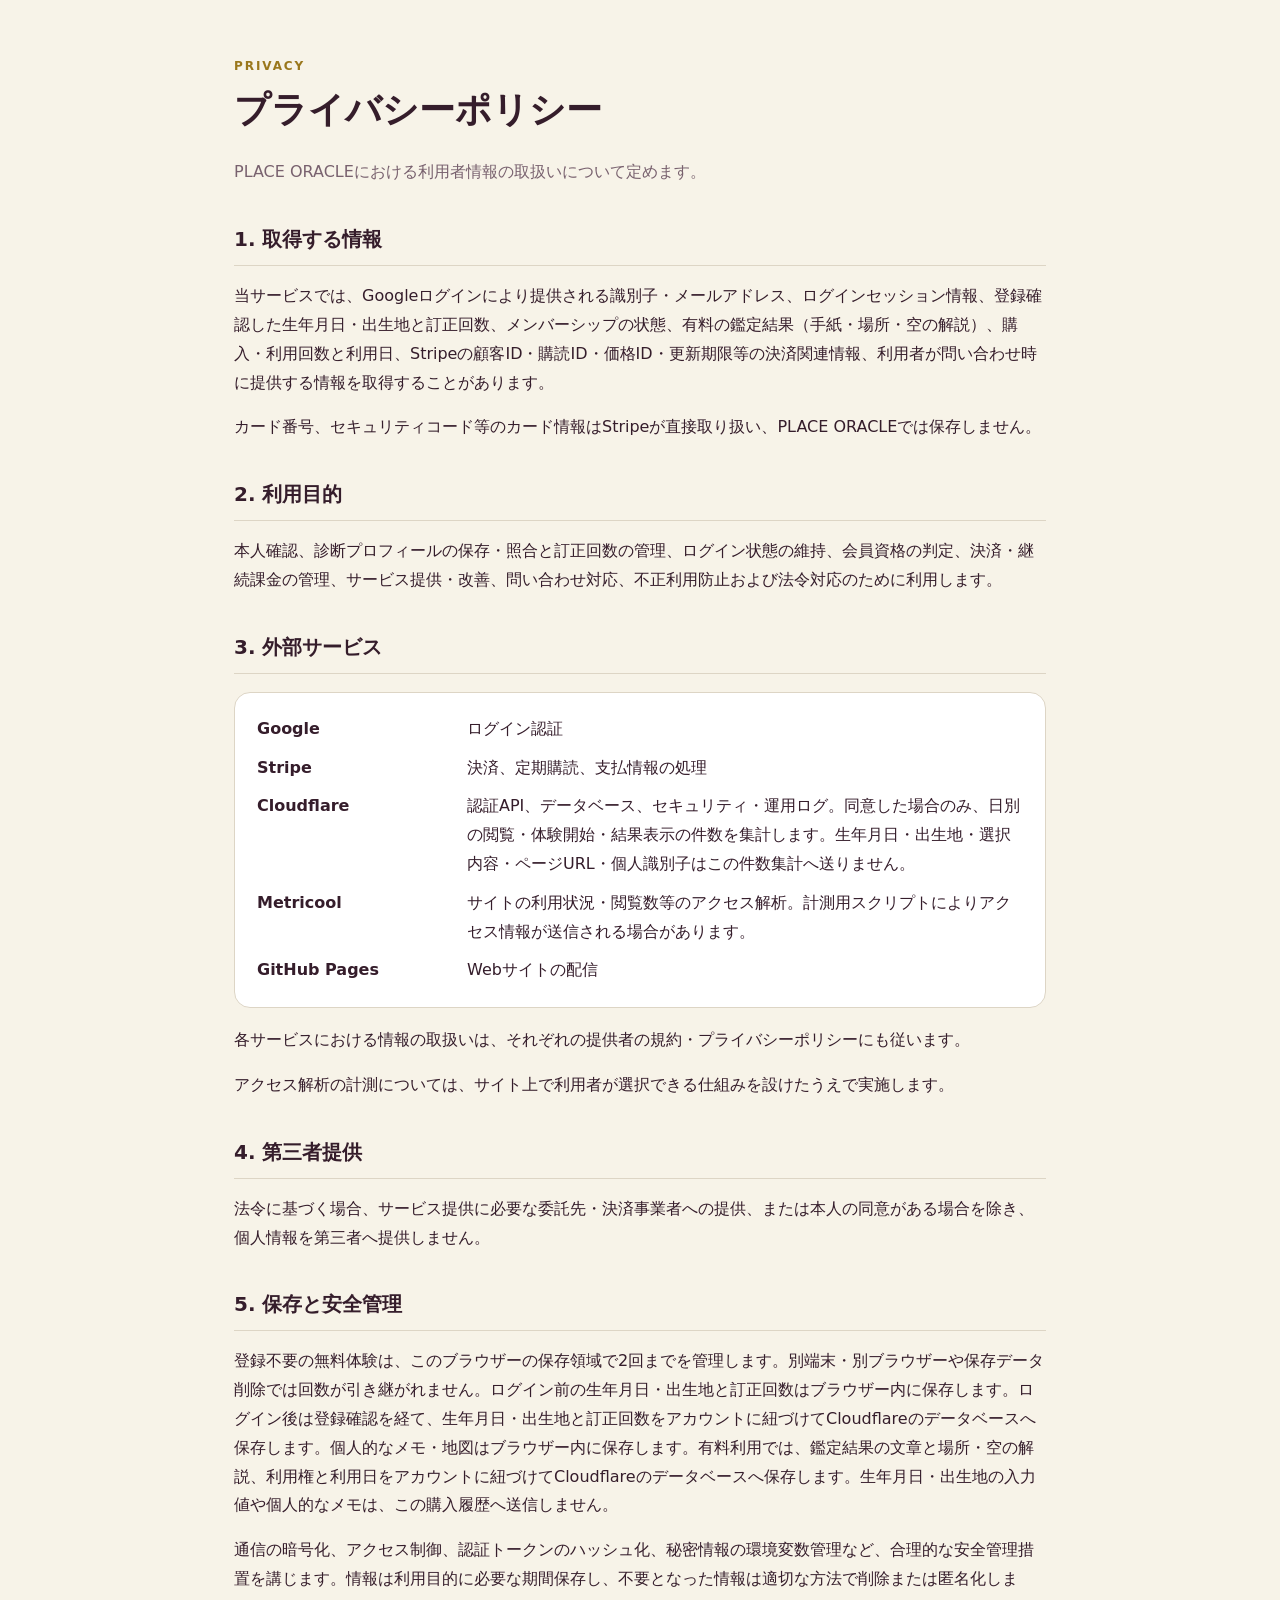
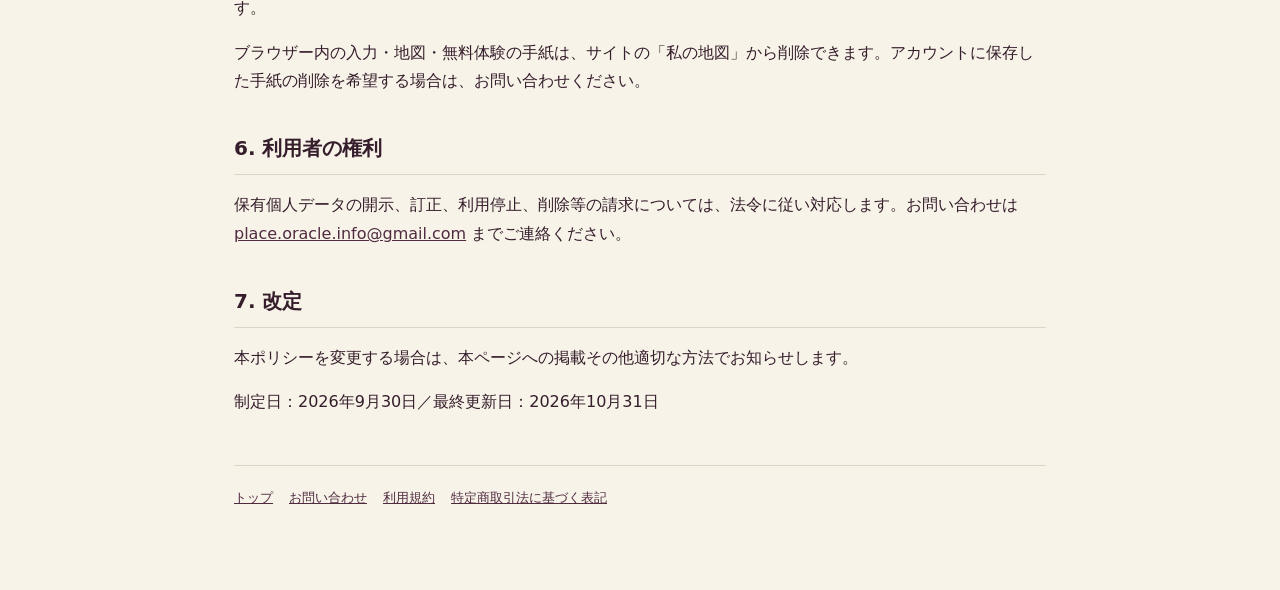
<file: privacy.html>
<!doctype html><html lang="ja"><head><meta charset="utf-8"><meta name="viewport" content="width=device-width,initial-scale=1"><title>プライバシーポリシー | PLACE ORACLE</title>
<style>
:root{--bg:#f7f3e8;--ink:#351d2b;--muted:#78616e;--line:#ddd5c5;--accent:#9a771c}
*{box-sizing:border-box}body{margin:0;background:var(--bg);color:var(--ink);font-family:system-ui,-apple-system,"Segoe UI","Hiragino Kaku Gothic ProN","Yu Gothic",sans-serif;line-height:1.8}
main{max-width:860px;margin:0 auto;padding:56px 24px 80px}a{color:#502b40}h1{font-family:serif;font-size:36px;margin:0 0 8px}h2{font-size:20px;margin:34px 0 8px;border-bottom:1px solid var(--line);padding-bottom:8px}.eyebrow{letter-spacing:.16em;color:var(--accent);font-size:12px;font-weight:700}.lead{color:var(--muted);margin-bottom:28px}.card{background:#fff;border:1px solid var(--line);border-radius:16px;padding:22px;margin:18px 0}dl{display:grid;grid-template-columns:190px 1fr;gap:10px 20px;margin:0}dt{font-weight:700}dd{margin:0}footer{margin-top:48px;padding-top:20px;border-top:1px solid var(--line);font-size:13px;color:var(--muted)}nav a{margin-right:16px}@media(max-width:640px){main{padding:36px 18px 64px}h1{font-size:30px}dl{grid-template-columns:1fr;gap:4px}dd{margin-bottom:12px}}
</style></head><body><main><div class="eyebrow">PRIVACY</div><h1>プライバシーポリシー</h1><p class="lead">PLACE ORACLEにおける利用者情報の取扱いについて定めます。</p>
<h2>1. 取得する情報</h2><p>当サービスでは、Googleログインにより提供される識別子・メールアドレス、ログインセッション情報、登録確認した生年月日・出生地と訂正回数、メンバーシップの状態、有料の鑑定結果（手紙・場所・空の解説）、購入・利用回数と利用日、Stripeの顧客ID・購読ID・価格ID・更新期限等の決済関連情報、利用者が問い合わせ時に提供する情報を取得することがあります。</p><p>カード番号、セキュリティコード等のカード情報はStripeが直接取り扱い、PLACE ORACLEでは保存しません。</p>
<h2>2. 利用目的</h2><p>本人確認、診断プロフィールの保存・照合と訂正回数の管理、ログイン状態の維持、会員資格の判定、決済・継続課金の管理、サービス提供・改善、問い合わせ対応、不正利用防止および法令対応のために利用します。</p>
<h2>3. 外部サービス</h2><div class="card"><dl><dt>Google</dt><dd>ログイン認証</dd><dt>Stripe</dt><dd>決済、定期購読、支払情報の処理</dd><dt>Cloudflare</dt><dd>認証API、データベース、セキュリティ・運用ログ。同意した場合のみ、日別の閲覧・体験開始・結果表示の件数を集計します。生年月日・出生地・選択内容・ページURL・個人識別子はこの件数集計へ送りません。</dd><dt>Metricool</dt><dd>サイトの利用状況・閲覧数等のアクセス解析。計測用スクリプトによりアクセス情報が送信される場合があります。</dd><dt>GitHub Pages</dt><dd>Webサイトの配信</dd></dl></div><p>各サービスにおける情報の取扱いは、それぞれの提供者の規約・プライバシーポリシーにも従います。</p>
<p>アクセス解析の計測については、サイト上で利用者が選択できる仕組みを設けたうえで実施します。</p><h2>4. 第三者提供</h2><p>法令に基づく場合、サービス提供に必要な委託先・決済事業者への提供、または本人の同意がある場合を除き、個人情報を第三者へ提供しません。</p>
<h2 id="storage">5. 保存と安全管理</h2><p>登録不要の無料体験は、このブラウザーの保存領域で2回までを管理します。別端末・別ブラウザーや保存データ削除では回数が引き継がれません。ログイン前の生年月日・出生地と訂正回数はブラウザー内に保存します。ログイン後は登録確認を経て、生年月日・出生地と訂正回数をアカウントに紐づけてCloudflareのデータベースへ保存します。個人的なメモ・地図はブラウザー内に保存します。有料利用では、鑑定結果の文章と場所・空の解説、利用権と利用日をアカウントに紐づけてCloudflareのデータベースへ保存します。生年月日・出生地の入力値や個人的なメモは、この購入履歴へ送信しません。</p><p>通信の暗号化、アクセス制御、認証トークンのハッシュ化、秘密情報の環境変数管理など、合理的な安全管理措置を講じます。情報は利用目的に必要な期間保存し、不要となった情報は適切な方法で削除または匿名化します。</p>
<p>ブラウザー内の入力・地図・無料体験の手紙は、サイトの「私の地図」から削除できます。アカウントに保存した手紙の削除を希望する場合は、お問い合わせください。</p><h2>6. 利用者の権利</h2><p>保有個人データの開示、訂正、利用停止、削除等の請求については、法令に従い対応します。お問い合わせは <a href="mailto:place.oracle.info@gmail.com">place.oracle.info@gmail.com</a> までご連絡ください。</p>
<h2>7. 改定</h2><p>本ポリシーを変更する場合は、本ページへの掲載その他適切な方法でお知らせします。</p><p>制定日：2026年9月30日／最終更新日：2026年10月31日</p>
<footer><nav><a href="./">トップ</a><a href="./support.html">お問い合わせ</a><a href="./terms.html">利用規約</a><a href="./tokusho.html">特定商取引法に基づく表記</a></nav></footer></main></body></html>
</file>
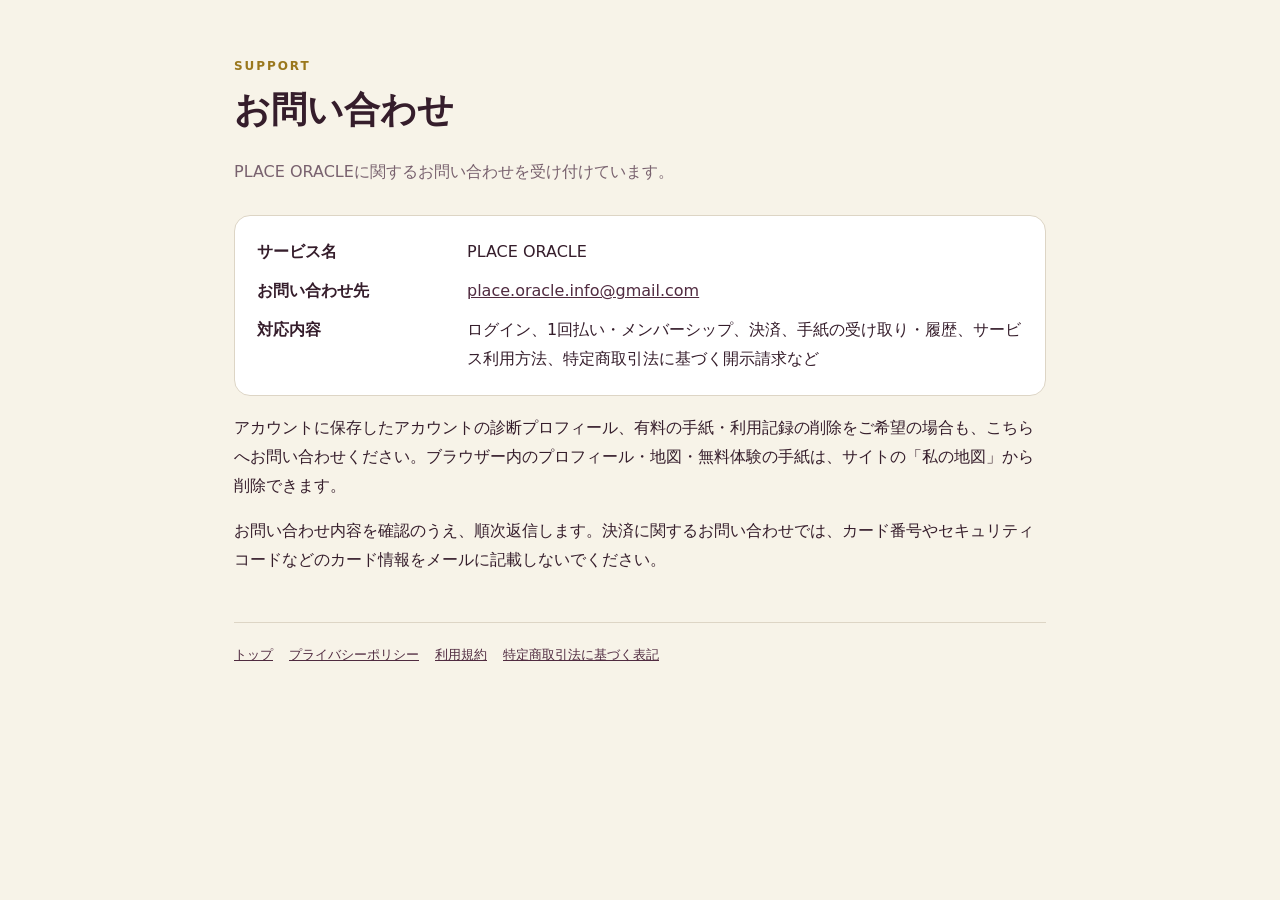
<file: support.html>
<!doctype html><html lang="ja"><head><meta charset="utf-8"><meta name="viewport" content="width=device-width,initial-scale=1"><title>お問い合わせ | PLACE ORACLE</title>
<style>
:root{--bg:#f7f3e8;--ink:#351d2b;--muted:#78616e;--line:#ddd5c5;--accent:#9a771c}
*{box-sizing:border-box}body{margin:0;background:var(--bg);color:var(--ink);font-family:system-ui,-apple-system,"Segoe UI","Hiragino Kaku Gothic ProN","Yu Gothic",sans-serif;line-height:1.8}
main{max-width:860px;margin:0 auto;padding:56px 24px 80px}a{color:#502b40}h1{font-family:serif;font-size:36px;margin:0 0 8px}h2{font-size:20px;margin:34px 0 8px;border-bottom:1px solid var(--line);padding-bottom:8px}.eyebrow{letter-spacing:.16em;color:var(--accent);font-size:12px;font-weight:700}.lead{color:var(--muted);margin-bottom:28px}.card{background:#fff;border:1px solid var(--line);border-radius:16px;padding:22px;margin:18px 0}dl{display:grid;grid-template-columns:190px 1fr;gap:10px 20px;margin:0}dt{font-weight:700}dd{margin:0}footer{margin-top:48px;padding-top:20px;border-top:1px solid var(--line);font-size:13px;color:var(--muted)}nav a{margin-right:16px}@media(max-width:640px){main{padding:36px 18px 64px}h1{font-size:30px}dl{grid-template-columns:1fr;gap:4px}dd{margin-bottom:12px}}
</style></head><body><main><div class="eyebrow">SUPPORT</div><h1>お問い合わせ</h1><p class="lead">PLACE ORACLEに関するお問い合わせを受け付けています。</p><div class="card"><dl><dt>サービス名</dt><dd>PLACE ORACLE</dd><dt>お問い合わせ先</dt><dd><a href="mailto:place.oracle.info@gmail.com">place.oracle.info@gmail.com</a></dd><dt>対応内容</dt><dd>ログイン、1回払い・メンバーシップ、決済、手紙の受け取り・履歴、サービス利用方法、特定商取引法に基づく開示請求など</dd></dl></div><p>アカウントに保存したアカウントの診断プロフィール、有料の手紙・利用記録の削除をご希望の場合も、こちらへお問い合わせください。ブラウザー内のプロフィール・地図・無料体験の手紙は、サイトの「私の地図」から削除できます。</p><p>お問い合わせ内容を確認のうえ、順次返信します。決済に関するお問い合わせでは、カード番号やセキュリティコードなどのカード情報をメールに記載しないでください。</p><footer><nav><a href="./">トップ</a><a href="./privacy.html">プライバシーポリシー</a><a href="./terms.html">利用規約</a><a href="./tokusho.html">特定商取引法に基づく表記</a></nav></footer></main></body></html>
</file>
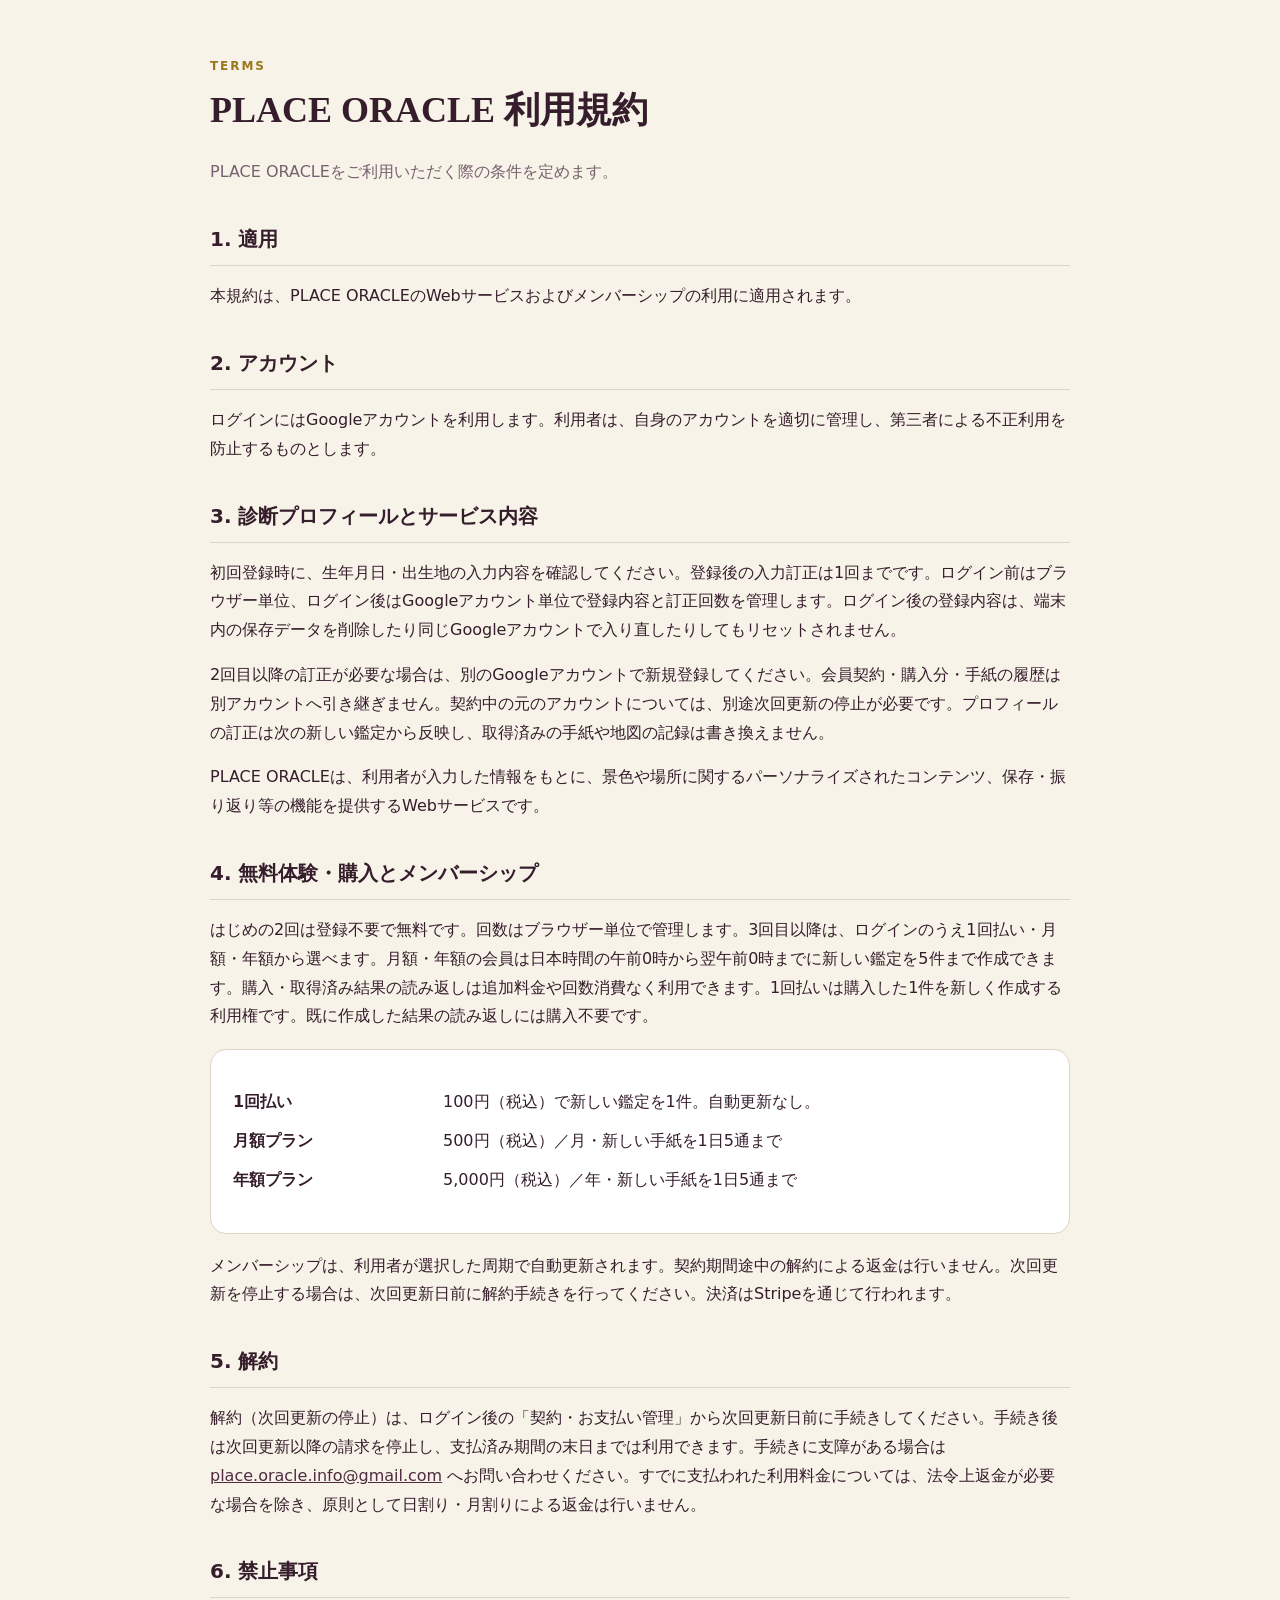
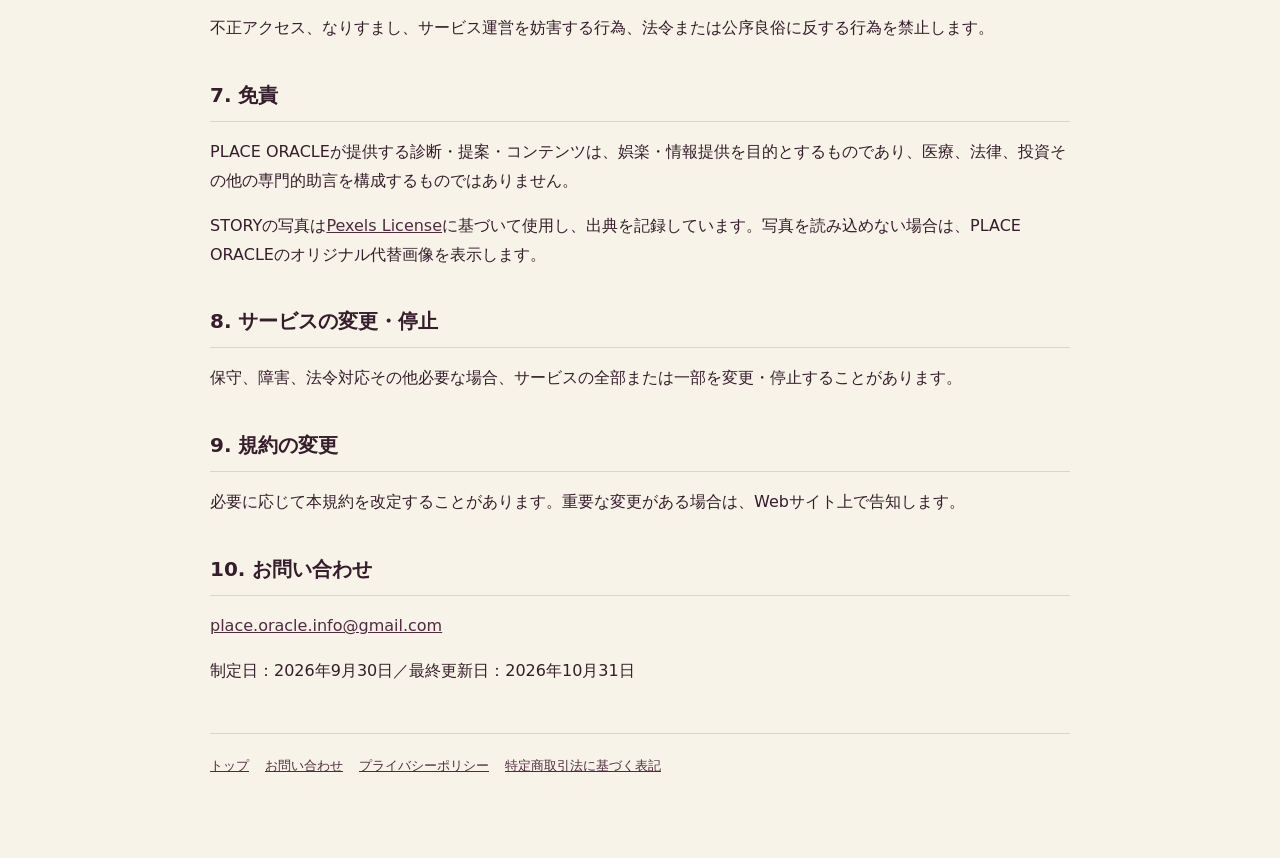
<file: terms.html>
<!doctype html><html lang="ja"><head><meta charset="utf-8"><meta name="viewport" content="width=device-width,initial-scale=1"><title>利用規約 | PLACE ORACLE</title><style>
body{margin:0;background:#f7f3e8;color:#351d2b;font-family:system-ui,-apple-system,"Segoe UI","Yu Gothic",sans-serif;line-height:1.8}
main{max-width:860px;margin:0 auto;padding:56px 24px 80px}a{color:#502b40}h1{font-family:serif;font-size:36px;margin:0 0 8px}h2{font-size:20px;margin:34px 0 8px;border-bottom:1px solid #ddd5c5;padding-bottom:8px}.lead{color:#78616e}.card{background:#fff;border:1px solid #ddd5c5;border-radius:16px;padding:22px;margin:18px 0}dl{display:grid;grid-template-columns:190px 1fr;gap:10px 20px}dt{font-weight:700}dd{margin:0}footer{margin-top:48px;padding-top:20px;border-top:1px solid #ddd5c5;font-size:13px;color:#78616e}nav a{margin-right:16px}@media(max-width:640px){main{padding:36px 18px 64px}h1{font-size:30px}dl{grid-template-columns:1fr}}
</style></head><body><main><div style="letter-spacing:.16em;color:#9a771c;font-size:12px;font-weight:700">TERMS</div><h1>PLACE ORACLE 利用規約</h1><p class="lead">PLACE ORACLEをご利用いただく際の条件を定めます。</p>
<h2>1. 適用</h2><p>本規約は、PLACE ORACLEのWebサービスおよびメンバーシップの利用に適用されます。</p>
<h2>2. アカウント</h2><p>ログインにはGoogleアカウントを利用します。利用者は、自身のアカウントを適切に管理し、第三者による不正利用を防止するものとします。</p>
<h2>3. 診断プロフィールとサービス内容</h2><p>初回登録時に、生年月日・出生地の入力内容を確認してください。登録後の入力訂正は1回までです。ログイン前はブラウザー単位、ログイン後はGoogleアカウント単位で登録内容と訂正回数を管理します。ログイン後の登録内容は、端末内の保存データを削除したり同じGoogleアカウントで入り直したりしてもリセットされません。</p><p>2回目以降の訂正が必要な場合は、別のGoogleアカウントで新規登録してください。会員契約・購入分・手紙の履歴は別アカウントへ引き継ぎません。契約中の元のアカウントについては、別途次回更新の停止が必要です。プロフィールの訂正は次の新しい鑑定から反映し、取得済みの手紙や地図の記録は書き換えません。</p><p>PLACE ORACLEは、利用者が入力した情報をもとに、景色や場所に関するパーソナライズされたコンテンツ、保存・振り返り等の機能を提供するWebサービスです。</p>
<h2>4. 無料体験・購入とメンバーシップ</h2><p>はじめの2回は登録不要で無料です。回数はブラウザー単位で管理します。3回目以降は、ログインのうえ1回払い・月額・年額から選べます。月額・年額の会員は日本時間の午前0時から翌午前0時までに新しい鑑定を5件まで作成できます。購入・取得済み結果の読み返しは追加料金や回数消費なく利用できます。1回払いは購入した1件を新しく作成する利用権です。既に作成した結果の読み返しには購入不要です。</p><div class="card"><dl><dt>1回払い</dt><dd>100円（税込）で新しい鑑定を1件。自動更新なし。</dd><dt>月額プラン</dt><dd>500円（税込）／月・新しい手紙を1日5通まで</dd><dt>年額プラン</dt><dd>5,000円（税込）／年・新しい手紙を1日5通まで</dd></dl></div><p>メンバーシップは、利用者が選択した周期で自動更新されます。契約期間途中の解約による返金は行いません。次回更新を停止する場合は、次回更新日前に解約手続きを行ってください。決済はStripeを通じて行われます。</p>
<h2>5. 解約</h2><p>解約（次回更新の停止）は、ログイン後の「契約・お支払い管理」から次回更新日前に手続きしてください。手続き後は次回更新以降の請求を停止し、支払済み期間の末日までは利用できます。手続きに支障がある場合は <a href="mailto:place.oracle.info@gmail.com">place.oracle.info@gmail.com</a> へお問い合わせください。すでに支払われた利用料金については、法令上返金が必要な場合を除き、原則として日割り・月割りによる返金は行いません。</p>
<h2>6. 禁止事項</h2><p>不正アクセス、なりすまし、サービス運営を妨害する行為、法令または公序良俗に反する行為を禁止します。</p>
<h2>7. 免責</h2><p>PLACE ORACLEが提供する診断・提案・コンテンツは、娯楽・情報提供を目的とするものであり、医療、法律、投資その他の専門的助言を構成するものではありません。</p>
<p id="photos">STORYの写真は<a href="https://www.pexels.com/license/">Pexels License</a>に基づいて使用し、出典を記録しています。写真を読み込めない場合は、PLACE ORACLEのオリジナル代替画像を表示します。</p><h2>8. サービスの変更・停止</h2><p>保守、障害、法令対応その他必要な場合、サービスの全部または一部を変更・停止することがあります。</p>
<h2>9. 規約の変更</h2><p>必要に応じて本規約を改定することがあります。重要な変更がある場合は、Webサイト上で告知します。</p>
<h2>10. お問い合わせ</h2><p><a href="mailto:place.oracle.info@gmail.com">place.oracle.info@gmail.com</a></p><p>制定日：2026年9月30日／最終更新日：2026年10月31日</p>
<footer><nav><a href="./">トップ</a><a href="./support.html">お問い合わせ</a><a href="./privacy.html">プライバシーポリシー</a><a href="./tokusho.html">特定商取引法に基づく表記</a></nav></footer></main></body></html>
</file>
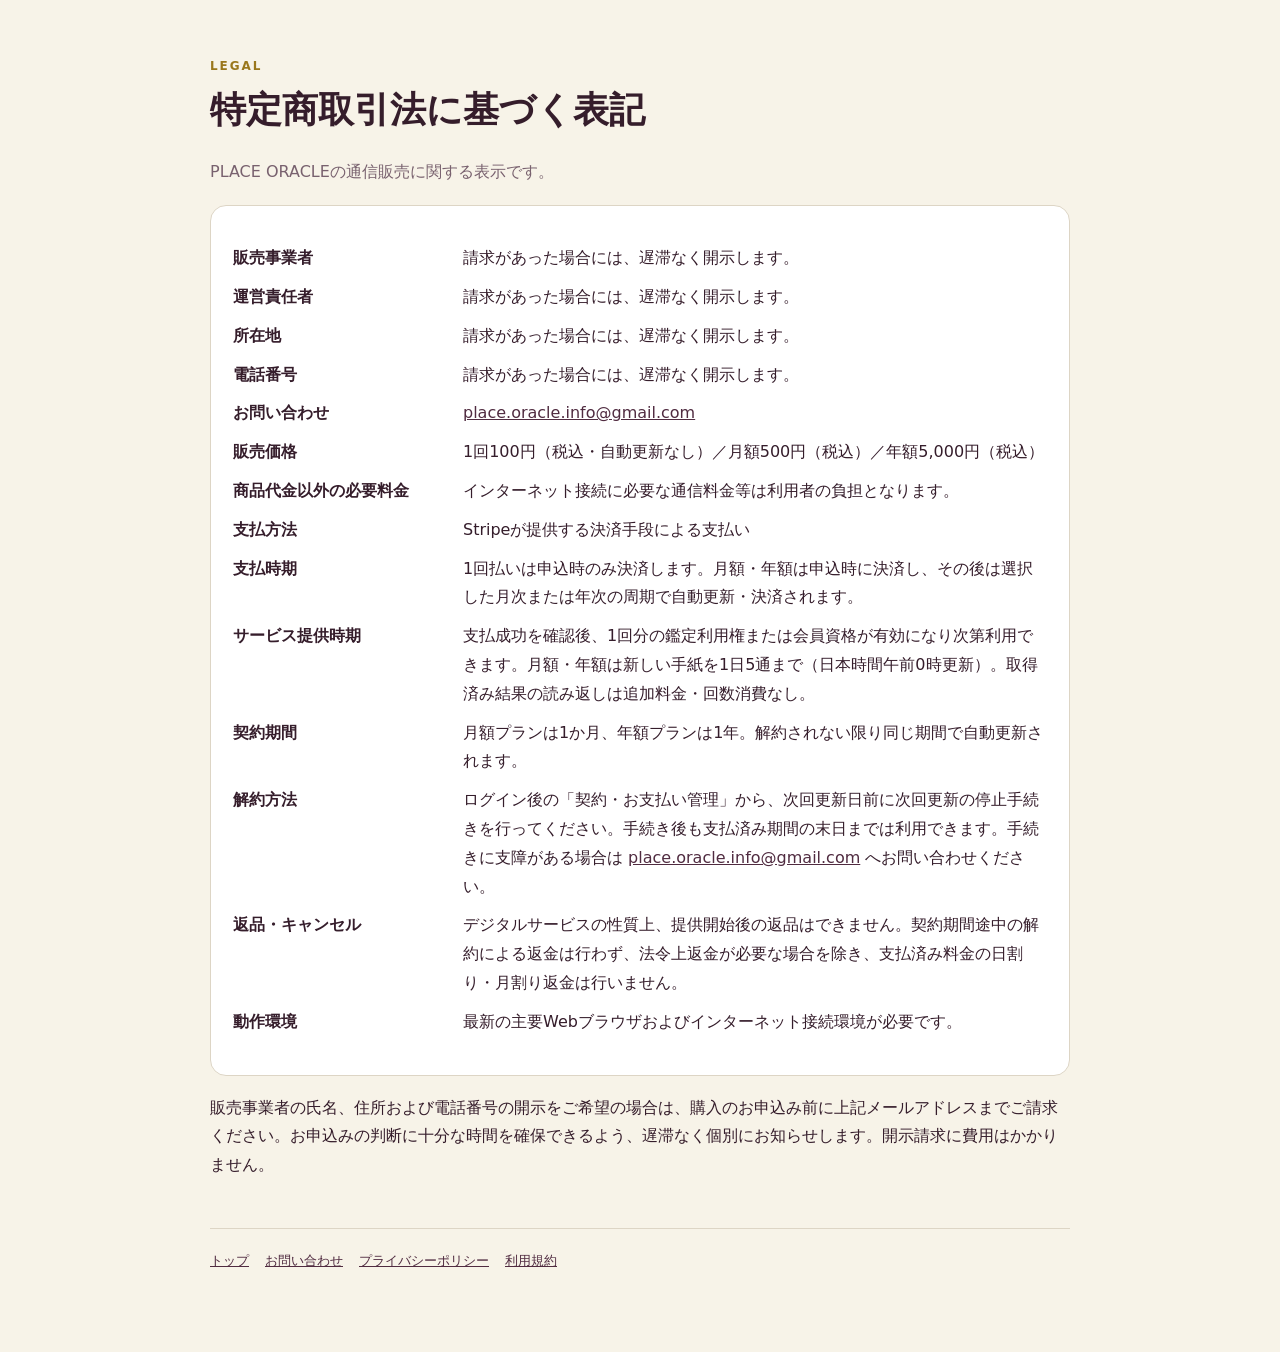
<file: tokusho.html>
<!doctype html><html lang="ja"><head><meta charset="utf-8"><meta name="viewport" content="width=device-width,initial-scale=1"><title>特定商取引法に基づく表記 | PLACE ORACLE</title><style>
body{margin:0;background:#f7f3e8;color:#351d2b;font-family:system-ui,-apple-system,"Segoe UI","Yu Gothic",sans-serif;line-height:1.8}main{max-width:860px;margin:0 auto;padding:56px 24px 80px}a{color:#502b40}h1{font-family:serif;font-size:36px;margin:0 0 8px}.lead{color:#78616e}.card{background:#fff;border:1px solid #ddd5c5;border-radius:16px;padding:22px;margin:18px 0}dl{display:grid;grid-template-columns:210px 1fr;gap:10px 20px}dt{font-weight:700}dd{margin:0}footer{margin-top:48px;padding-top:20px;border-top:1px solid #ddd5c5;font-size:13px;color:#78616e}nav a{margin-right:16px}@media(max-width:640px){main{padding:36px 18px 64px}h1{font-size:30px}dl{grid-template-columns:1fr}}
</style></head><body><main><div style="letter-spacing:.16em;color:#9a771c;font-size:12px;font-weight:700">LEGAL</div><h1>特定商取引法に基づく表記</h1><p class="lead">PLACE ORACLEの通信販売に関する表示です。</p>
<div class="card"><dl>
<dt>販売事業者</dt><dd>請求があった場合には、遅滞なく開示します。</dd>
<dt>運営責任者</dt><dd>請求があった場合には、遅滞なく開示します。</dd>
<dt>所在地</dt><dd>請求があった場合には、遅滞なく開示します。</dd>
<dt>電話番号</dt><dd>請求があった場合には、遅滞なく開示します。</dd>
<dt>お問い合わせ</dt><dd><a href="mailto:place.oracle.info@gmail.com">place.oracle.info@gmail.com</a></dd>
<dt>販売価格</dt><dd>1回100円（税込・自動更新なし）／月額500円（税込）／年額5,000円（税込）</dd>
<dt>商品代金以外の必要料金</dt><dd>インターネット接続に必要な通信料金等は利用者の負担となります。</dd>
<dt>支払方法</dt><dd>Stripeが提供する決済手段による支払い</dd>
<dt>支払時期</dt><dd>1回払いは申込時のみ決済します。月額・年額は申込時に決済し、その後は選択した月次または年次の周期で自動更新・決済されます。</dd>
<dt>サービス提供時期</dt><dd>支払成功を確認後、1回分の鑑定利用権または会員資格が有効になり次第利用できます。月額・年額は新しい手紙を1日5通まで（日本時間午前0時更新）。取得済み結果の読み返しは追加料金・回数消費なし。</dd>
<dt>契約期間</dt><dd>月額プランは1か月、年額プランは1年。解約されない限り同じ期間で自動更新されます。</dd>
<dt>解約方法</dt><dd>ログイン後の「契約・お支払い管理」から、次回更新日前に次回更新の停止手続きを行ってください。手続き後も支払済み期間の末日までは利用できます。手続きに支障がある場合は <a href="mailto:place.oracle.info@gmail.com">place.oracle.info@gmail.com</a> へお問い合わせください。</dd>
<dt>返品・キャンセル</dt><dd>デジタルサービスの性質上、提供開始後の返品はできません。契約期間途中の解約による返金は行わず、法令上返金が必要な場合を除き、支払済み料金の日割り・月割り返金は行いません。</dd>
<dt>動作環境</dt><dd>最新の主要Webブラウザおよびインターネット接続環境が必要です。</dd>
</dl></div>
<p>販売事業者の氏名、住所および電話番号の開示をご希望の場合は、購入のお申込み前に上記メールアドレスまでご請求ください。お申込みの判断に十分な時間を確保できるよう、遅滞なく個別にお知らせします。開示請求に費用はかかりません。</p>
<footer><nav><a href="./">トップ</a><a href="./support.html">お問い合わせ</a><a href="./privacy.html">プライバシーポリシー</a><a href="./terms.html">利用規約</a></nav></footer></main></body></html>
</file>
